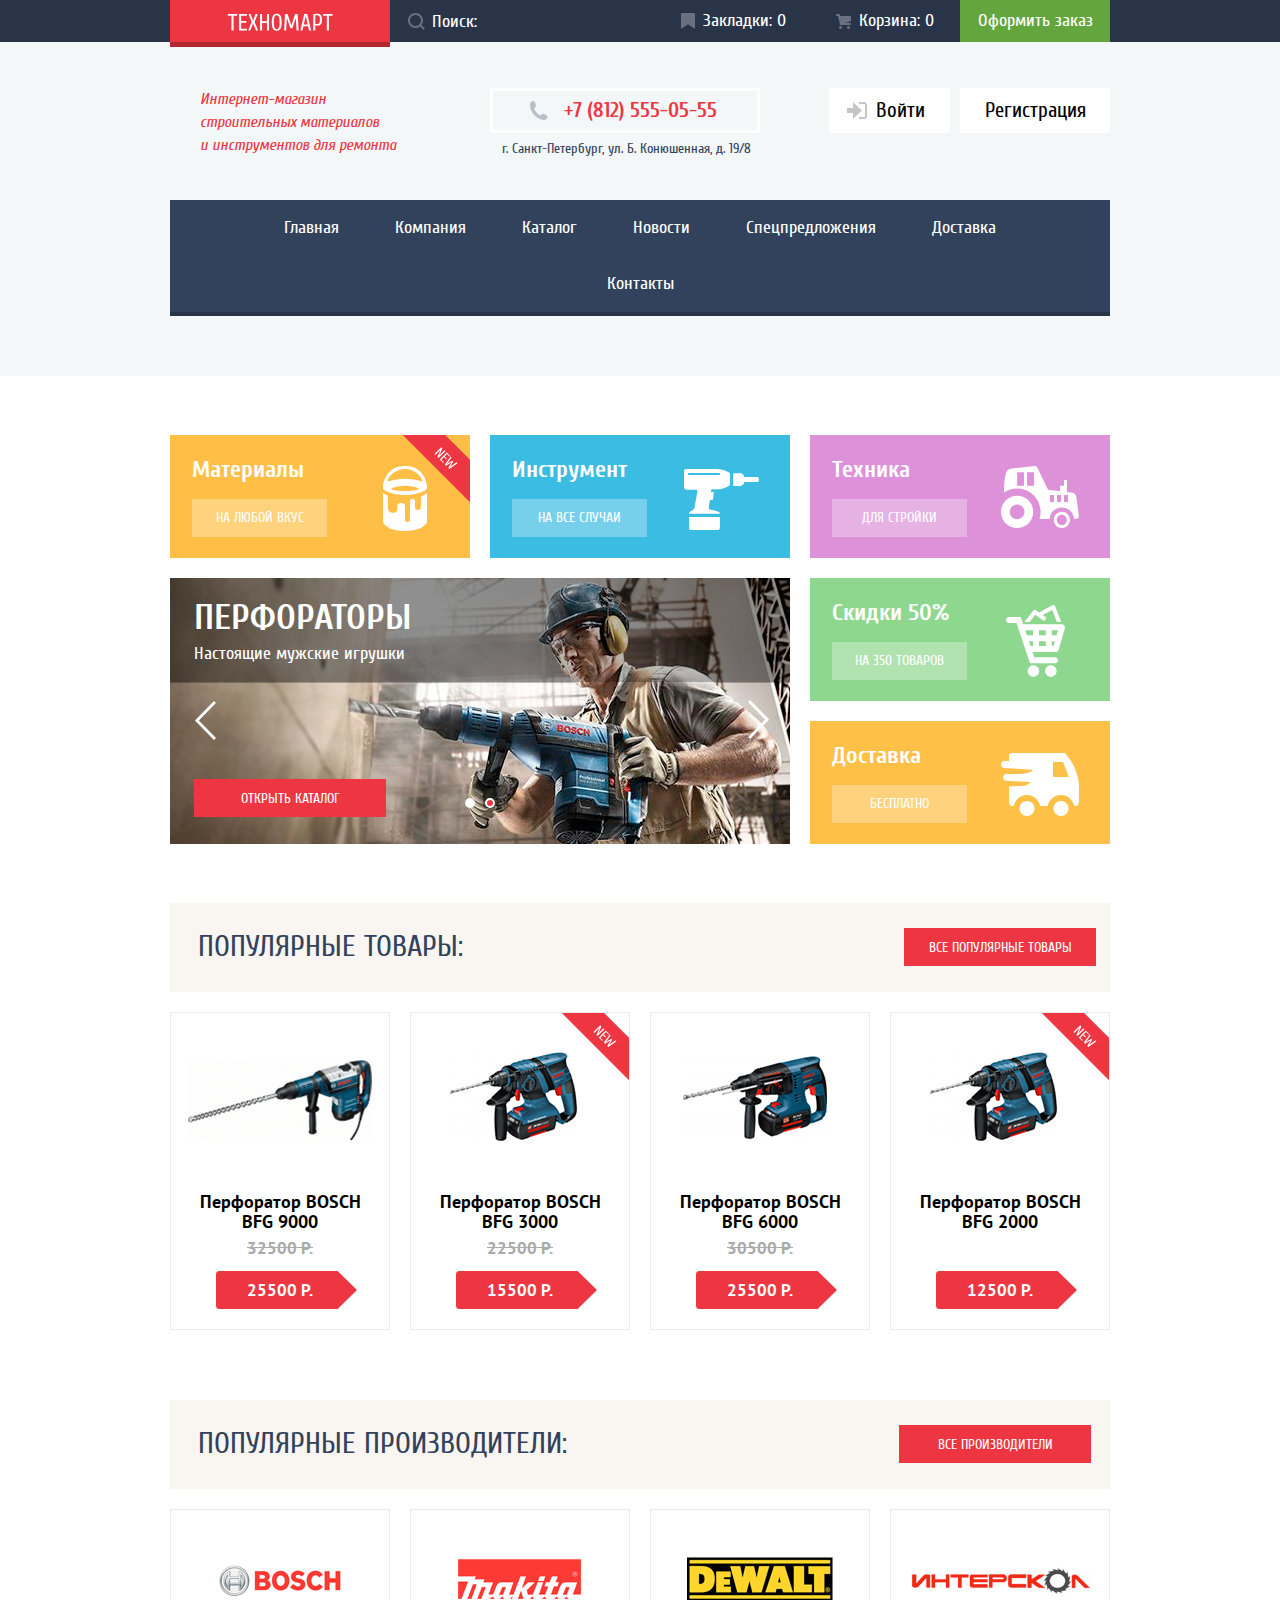
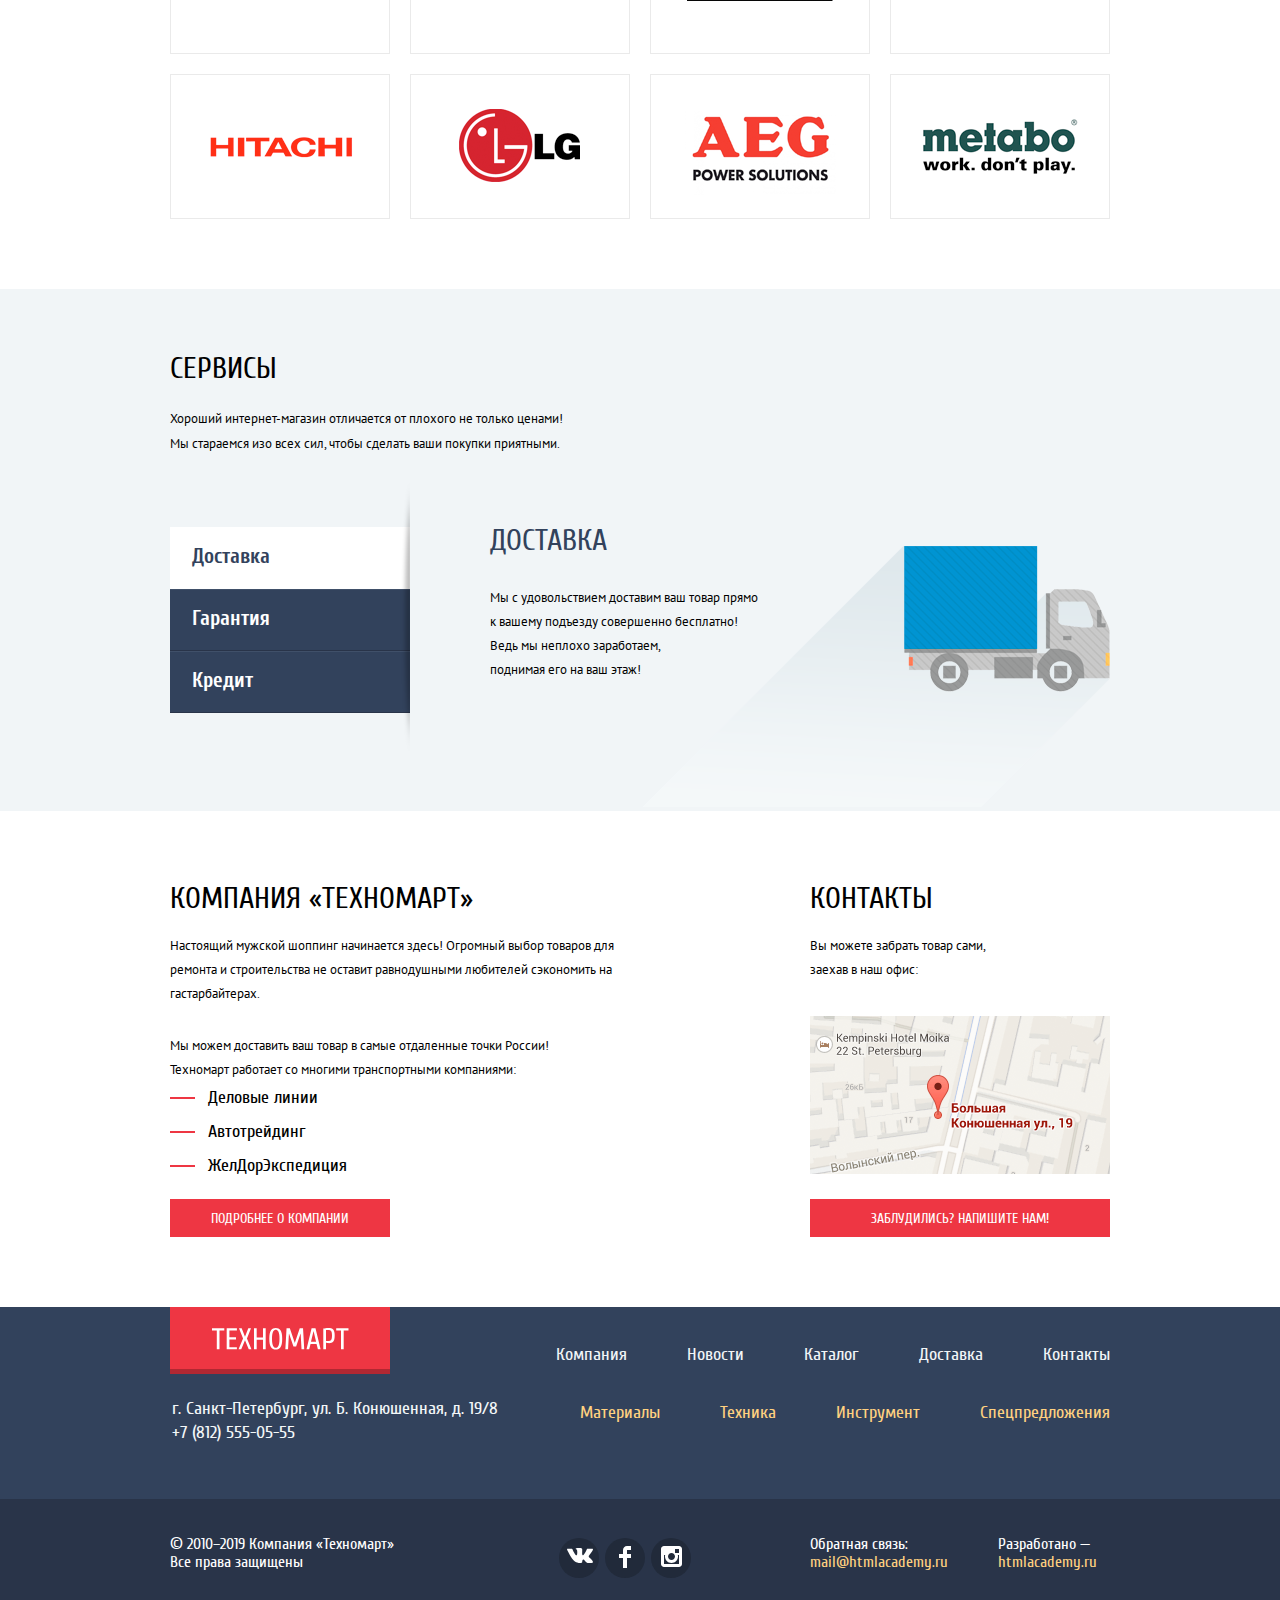
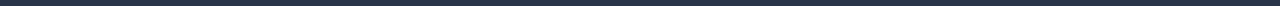
<file: index.html>
<!DOCTYPE html>
<html class="page-html" lang="ru">
  <head>
    <meta charset="utf-8">
    <title>HTML Academy: Техномарт</title>
    <link href="css/normalize.css" rel="stylesheet">
    <link href="css/style.min.css" rel="stylesheet">
  </head>
  <body class="page-body">

    <header class="header">
      <nav>

        <div class="head-line">
          <div class="container">
            <div class="header-panel">
              <a class="logo"><img class="logo-img" src="img/logo-technomart.svg" width="106" height="16" alt="Логотип интернет-магазина Техномарт"></a>
              <form class="header-search" method="get" action="https://echo.htmlacademy.ru">
                <label class="visually-hidden" for="search-field">Строка для поиска по сайту</label>
                <input class="header-input control-text" name="search" type="text" placeholder="Поиск:" id="search-field">
                <svg class="icon-search" width="17" height="17" viewBox="0 0 17 17" xmlns="http://www.w3.org/2000/svg">
                  <path fill-rule="evenodd" clip-rule="evenodd" d="M13.458 12.044L17 15.586L15.586 17L12.044 13.458C10.782 14.421 9.21 15 7.5 15C3.35786 15 0 11.6421 0 7.5C0 3.35786 3.35786 0 7.5 0C11.6421 0 15 3.35786 15 7.5C15.0001 9.14309 14.4581 10.7403 13.458 12.044ZM7.5 2C4.467 2 2 4.467 2 7.5C2.00331 10.5362 4.4638 12.9967 7.5 13C10.532 13 13 10.532 13 7.5C13 4.467 10.532 2 7.5 2Z"/>
                </svg>
              </form>
              <a class="button-favorites button-favorites-empty control-text" href="">
                <svg class="icon-favorites" width="14" height="16" viewBox="0 0 14 16" xmlns="http://www.w3.org/2000/svg">
                  <path d="M14 15C14 15.55 13.632 15.741 13.182 15.426L7.819 11.661C7.369 11.346 6.632 11.346 6.182 11.661L0.818 15.426C0.368 15.741 0 15.55 0 15V1C0 0.45 0.45 0 1 0H13C13.55 0 14 0.45 14 1V15Z"/>
                </svg>
                Закладки: 0
              </a>
              <a class="button-cart button-cart-empty control-text" href="">
                <svg class="icon-cart" width="15" height="15" viewBox="0 0 15 15" xmlns="http://www.w3.org/2000/svg">
                  <path d="M4.5 15C5.32843 15 6 14.3284 6 13.5C6 12.6716 5.32843 12 4.5 12C3.67157 12 3 12.6716 3 13.5C3 14.3284 3.67157 15 4.5 15Z"/>
                  <path d="M12.5 15C13.3284 15 14 14.3284 14 13.5C14 12.6716 13.3284 12 12.5 12C11.6716 12 11 12.6716 11 13.5C11 14.3284 11.6716 15 12.5 15Z"/>
                  <path d="M15 2H4.07L3.648 0H0V2H2.031L4.016 11H15V9H9.441L15 6.951V2Z"/>
                </svg>
                Корзина: 0
              </a>
              <a class="button-order control-text" href="">Оформить заказ</a>
            </div>
          </div>
        </div>

        <div class="container">
          <div class="header-content">
            <p class="header-text">Интернет-магазин<br>строительных материалов<br>и инструментов для ремонта</p>
            <div>
              <a class="header-phone" href="tel:+78125550555">
                <svg class="icon-phone" width="19" height="19" viewBox="0 0 19 19" fill="none" xmlns="http://www.w3.org/2000/svg">
                  <path d="M15.572 18.985H14.631C10.502 18.497 7.474 16.577 5.272 14.121C3.062 11.66 1.318 8.49202 0.977997 4.22802V3.08402C1.056 2.31002 1.437 1.78002 1.876 1.32702C2.425 0.76602 3.25 0.0440198 4.002 0.0190198C4.556 0.00101977 5.502 0.39902 5.881 0.91802C6.21 1.36402 6.385 2.25702 6.537 2.92102C6.691 3.59202 7.042 4.56402 6.945 5.21002C6.797 6.21702 5.458 6.64402 5.066 7.37602C6.373 10.511 8.509 12.815 11.359 14.407C12.074 14.015 12.705 12.835 13.691 12.812C14.05 12.803 14.509 12.99 14.875 13.098C15.277 13.219 15.625 13.373 15.979 13.506C16.575 13.73 17.627 14.027 17.983 14.527C18.348 15.04 18.553 15.883 18.473 16.406C18.309 17.447 16.594 18.603 15.572 18.985Z" fill="#B7BFC8"/>
                </svg>
                <span class="numb-phone">+7 (812) 555-05-55</span>
              </a>
              <p class="header-addr">г. Санкт-Петербург, ул. Б. Конюшенная, д. 19/8</p>
            </div>
            <div>
              <div class="user-panel">
                <a class="button-login" href="">
                  <svg class="icon-login" width="21" height="17" viewBox="0 0 21 17" fill="none" xmlns="http://www.w3.org/2000/svg">
                    <path d="M14.875 8.5L6 0V6H0V11H6V17L14.875 8.5Z"/>
                    <path d="M16.986 15.01H11.959V17H16.986C19.164 17 19.99 15.19 20.015 13.974V3.028C19.99 1.811 19.164 0 16.986 0H11.959V1.99H16.986C17.825 1.99 17.978 2.671 17.996 3.047V13.951C17.979 14.327 17.825 15.01 16.986 15.01Z"/>
                  </svg>
                  <span>Войти</span>
                </a>
                <a class="button-reg" href="">
                  Регистрация
                </a>
              </div>
            </div>
          </div>
        </div>

        <div class="container">
          <ul class="header-nav">
            <li class="header-nav-item"><a class="header-nav-link" href= "index.html">Главная</a></li>
            <li class="header-nav-item"><a class="header-nav-link" href="">Компания</a></li>
            <li class="header-nav-item"><a class="header-nav-link" href="catalog.html">Каталог</a></li>
            <li class="header-nav-item"><a class="header-nav-link" href="">Новости</a></li>
            <li class="header-nav-item"><a class="header-nav-link" href="">Спецпредложения</a></li>
            <li class="header-nav-item"><a class="header-nav-link" href="">Доставка</a></li>
            <li class="header-nav-item"><a class="header-nav-link" href="">Контакты</a></li>
          </ul>
        </div>

      </nav>
    </header>

    <main>

      <h1 class="invisible-header">Интернет-магазин Техномарт</h1>

      <section class="promo">
        <div class="container">
          <h2 class="invisible-header">Промо</h2>
          <div class="promo-grid">
            <article class="promo-item promo-material">
              <div class="promo-content">
                <h3 class="promo-title">Материалы</h3>
                <a class="promo-button" href="" aria-label="Материалы на любой вкус">На любой вкус</a>
              </div>
              <img class="new-label" src="img/new.svg" width="70" height="70" alt="Новинка">
            </article>
            <article class="promo-item promo-instrument">
              <div class="promo-content">
                <h3 class="promo-title">Инструмент</h3>
                <a class="promo-button" href="" aria-label="Инструмент на все случаи">На все случаи</a>
              </div>
            </article>
            <article class="promo-item promo-technic">
              <div class="promo-content">
                <h3 class="promo-title">Техника</h3>
                <a class="promo-button" href="" aria-label="Техника для стройки">Для стройки</a>
              </div>
            </article>
            <article class="promo-item promo-discount">
              <div class="promo-content">
                <h3 class="promo-title">Скидки 50%</h3>
                <a class="promo-button" href="" aria-label="Скидки 50% на 350 товаров">На 350 товаров</a>
              </div>
            </article>
            <article class="promo-item promo-delivery">
              <div class="promo-content">
                <h3 class="promo-title">Доставка</h3>
                <a class="promo-button" href="" aria-label="Доставка бесплатно">Бесплатно</a>
              </div>
            </article>
            <article class="promo-catalog">
              <ul class="promo-slider">
                <li class="promo-slide promo-drill-slide">
                  <div class="promo-slide-content">
                    <h3 class="promo-slide-caption">Дрели</h3>
                    <p class="promo-slide-text">Соседям на радость!</p>
                </div>
                </li>
                <li class="promo-slide promo-perfo-slide promo-active-slide">
                  <div class="promo-slide-content">
                    <h3 class="promo-slide-caption">Перфораторы</h3>
                    <p class="promo-slide-text">Настоящие мужские игрушки</p>
                  </div>
                </li>
              </ul>
              <button class="promo-slider-button promo-slider-prev-button" type="button" aria-label="Предыдущий слайд">
                <svg width="22" height="40" viewBox="0 0 22 40" fill="none" xmlns="http://www.w3.org/2000/svg">
                  <path d="M19.9244 0.941467L21.9226 2.98927L4.90699 20.4361L21.978 37.9376L19.9789 39.9854L0.910645 20.4361L19.9244 0.941467Z" fill="white"/>
               </svg>
              </button>
              <button class="promo-slider-button promo-slider-next-button" type="button" aria-label="Следующий слайд">
                <svg width="22" height="40" viewBox="0 0 22 40" fill="none" xmlns="http://www.w3.org/2000/svg">
                  <path d="M2.07568 39.0585L0.0775032 37.0107L17.0931 19.5639L0.0220242 2.06243L2.02115 0.0146294L21.0894 19.5639L2.07568 39.0585Z" fill="white"/>
               </svg>
              </button>
              <form class="promo-slider-control">
                <input class="promo-slider-radio visually-hidden" type="radio" name="radio-button" id="radio-perfo-slide" aria-label="Слайд перфораторы" value="0">
                <label class="promo-slider-point" for="radio-perfo-slide"></label>
                <input class="promo-slider-radio visually-hidden" type="radio" name="radio-button" id="radio-drill-slide" aria-label="Слайд дрели" value="1" checked>
                <label class="promo-slider-point" for="radio-drill-slide"></label>
              </form>
              <a class="base-button promo-slider-catalog-button" href="catalog.html">Открыть каталог</a>
            </article>
          </div>
        </div>
      </section>

      <section class="cards">
        <div class="container">
          <div class="section-header">
            <h2 class="section-title">Популярные товары:</h2>
            <a class="base-button" href="">Все популярные товары</a>
          </div>
          <ul class="card-grid">

            <li class="card-item" tabindex="0" aria-label="Каточка товара Перфоратор BOSCH BFG 9000">
              <div class="card-form">
                <button class="card-cart-button" type="button">
                  <svg class="card-cart-img" width="15" height="15" viewBox="0 0 15 15" fill="none" xmlns="http://www.w3.org/2000/svg">
                    <path d="M4.5 15C5.32843 15 6 14.3284 6 13.5C6 12.6716 5.32843 12 4.5 12C3.67157 12 3 12.6716 3 13.5C3 14.3284 3.67157 15 4.5 15Z" fill="white"/>
                    <path d="M12.5 15C13.3284 15 14 14.3284 14 13.5C14 12.6716 13.3284 12 12.5 12C11.6716 12 11 12.6716 11 13.5C11 14.3284 11.6716 15 12.5 15Z" fill="white"/>
                    <path d="M15 2H4.07L3.648 0H0V2H2.031L4.016 11H15V9H9.441L15 6.951V2Z" fill="white"/>
                  </svg>
                  Купить
                </button>
                <button class="card-favorites-button" type="button">
                  В закладки
                </button>
              </div>
              <img class="card-img" src="img/perforator-bosch-bfg-9000.jpg" width="184" height="164" alt="Изображение товара «Перфоратор BOSCH BFG 9000">
              <h3 class="card-title">Перфоратор BOSCH<br>BFG 9000</h3>
              <div class="old-price">32500 р.</div>
              <button class="card-button" type="button" aria-label="Добавить в корзину">
                <svg class="card-button-img" width="141" height="38" viewBox="0 0 141 38" xmlns="http://www.w3.org/2000/svg">
                  <path d="M121.632 0H3C1.35 0 0 1.35 0 3V35C0 36.65 1.35 38 3 38H121.632L141 19L121.632 0Z" />
                </svg>
                <span class="new-price">25500 p.</span>
              </button>
            </li>

            <li class="card-item" tabindex="0" aria-label="Каточка товара Перфоратор BOSCH BFG 3000">
              <div class="card-form">
                <button class="card-cart-button" type="button">
                  <svg class="card-cart-img" width="15" height="15" viewBox="0 0 15 15" fill="none" xmlns="http://www.w3.org/2000/svg">
                    <path d="M4.5 15C5.32843 15 6 14.3284 6 13.5C6 12.6716 5.32843 12 4.5 12C3.67157 12 3 12.6716 3 13.5C3 14.3284 3.67157 15 4.5 15Z" fill="white"/>
                    <path d="M12.5 15C13.3284 15 14 14.3284 14 13.5C14 12.6716 13.3284 12 12.5 12C11.6716 12 11 12.6716 11 13.5C11 14.3284 11.6716 15 12.5 15Z" fill="white"/>
                    <path d="M15 2H4.07L3.648 0H0V2H2.031L4.016 11H15V9H9.441L15 6.951V2Z" fill="white"/>
                  </svg>
                  Купить
                </button>
                <button class="card-favorites-button" type="button">
                  В закладки
                </button>
              </div>
              <img class="card-img" src="img/perforator-bosch-bfg-3000.jpg" width="184" height="164" alt="Изображение товара «Перфоратор BOSCH BFG 3000»">
              <h3 class="card-title">Перфоратор BOSCH<br>BFG 3000</h3>
              <span class="old-price">22500 p.</span>
              <button class="card-button" type="button"  aria-label="Добавить в корзину">
                <svg class="card-button-img" width="141" height="38" viewBox="0 0 141 38" xmlns="http://www.w3.org/2000/svg">
                  <path d="M121.632 0H3C1.35 0 0 1.35 0 3V35C0 36.65 1.35 38 3 38H121.632L141 19L121.632 0Z" />
                </svg>
                <span class="new-price">15500 p.</span>
              </button>
              <img class="new-label" src="img/new.svg" width="70" height="70" alt="Новинка">
            </li>

            <li class="card-item" tabindex="0" aria-label="Каточка товара Перфоратор BOSCH BFG 6000">
              <div class="card-form">
                <button class="card-cart-button" type="button">
                  <svg class="card-cart-img" width="15" height="15" viewBox="0 0 15 15" fill="none" xmlns="http://www.w3.org/2000/svg">
                    <path d="M4.5 15C5.32843 15 6 14.3284 6 13.5C6 12.6716 5.32843 12 4.5 12C3.67157 12 3 12.6716 3 13.5C3 14.3284 3.67157 15 4.5 15Z" fill="white"/>
                    <path d="M12.5 15C13.3284 15 14 14.3284 14 13.5C14 12.6716 13.3284 12 12.5 12C11.6716 12 11 12.6716 11 13.5C11 14.3284 11.6716 15 12.5 15Z" fill="white"/>
                    <path d="M15 2H4.07L3.648 0H0V2H2.031L4.016 11H15V9H9.441L15 6.951V2Z" fill="white"/>
                  </svg>
                  Купить
                </button>
                <button class="card-favorites-button" type="button">
                  В закладки
                </button>
              </div>
              <img class="card-img" src="img/perforator-bosch-bfg-6000.jpg" width="184" height="164" alt="Изображение товара «Перфоратор BOSCH BFG 6000»">
              <h3 class="card-title">Перфоратор BOSCH<br>BFG 6000</h3>
              <span class="old-price">30500 p.</span>
              <button class="card-button" type="button"  aria-label="Добавить в корзину">
                <svg class="card-button-img" width="141" height="38" viewBox="0 0 141 38" xmlns="http://www.w3.org/2000/svg">
                  <path d="M121.632 0H3C1.35 0 0 1.35 0 3V35C0 36.65 1.35 38 3 38H121.632L141 19L121.632 0Z" />
                </svg>
                <span class="new-price">25500 p.</span>
              </button>
            </li>

            <li class="card-item" tabindex="0"  aria-label="Каточка товара Перфоратор BOSCH BFG 2000">
              <div class="card-form">
                <button class="card-cart-button" type="button">
                  <svg class="card-cart-img" width="15" height="15" viewBox="0 0 15 15" fill="none" xmlns="http://www.w3.org/2000/svg">
                    <path d="M4.5 15C5.32843 15 6 14.3284 6 13.5C6 12.6716 5.32843 12 4.5 12C3.67157 12 3 12.6716 3 13.5C3 14.3284 3.67157 15 4.5 15Z" fill="white"/>
                    <path d="M12.5 15C13.3284 15 14 14.3284 14 13.5C14 12.6716 13.3284 12 12.5 12C11.6716 12 11 12.6716 11 13.5C11 14.3284 11.6716 15 12.5 15Z" fill="white"/>
                    <path d="M15 2H4.07L3.648 0H0V2H2.031L4.016 11H15V9H9.441L15 6.951V2Z" fill="white"/>
                  </svg>
                  Купить
                </button>
                <button class="card-favorites-button" type="button">
                  В закладки
                </button>
              </div>
              <img class="card-img" src="img/perforator-bosch-bfg-2000.jpg" width="184" height="164" alt="Изображение товара «Перфоратор BOSCH BFG 2000»">
              <h3 class="card-title">Перфоратор BOSCH<br>BFG 2000</h3>
              <span class="old-price"></span>
              <button class="card-button" type="button"  aria-label="Добавить в корзину">
                <svg class="card-button-img" width="141" height="38" viewBox="0 0 141 38" xmlns="http://www.w3.org/2000/svg">
                  <path d="M121.632 0H3C1.35 0 0 1.35 0 3V35C0 36.65 1.35 38 3 38H121.632L141 19L121.632 0Z" />
                </svg>
                <span class="new-price">12500 Р.</span>
              </button>
              <img class="new-label" src="img/new.svg" width="70" height="70" alt="Новинка">
            </li>

          </ul>
        </div>
      </section>

      <section class="partners">
        <div class="container">
          <div class="section-header">
            <h2 class="section-title">Популярные Производители:</h2>
            <a class="base-button" href="">Все производители</a>
          </div>
          <ul class="partner-list">
            <li class="partner-item"><a class="partner-link" href =""><img class="partner-logo" src= "img/logo-bosch.png" width="126" height="37" alt="Компания Bosch"></a></li>
            <li class="partner-item"><a class="partner-link" href =""><img class="partner-logo" src= "img/logo-makita.png" width="123" height="40" alt="Компания Makita"></a></li>
            <li class="partner-item"><a class="partner-link" href =""><img class="partner-logo" src= "img/logo-dewalt.png" width="146" height="44" alt="Компания DeWALT"></a></li>
            <li class="partner-item"><a class="partner-link" href =""><img class="partner-logo" src= "img/logo-interskol.png" width="200" height="76" alt="Компания Интерскол"></a></li>
            <li class="partner-item"><a class="partner-link" href =""><img class="partner-logo" src= "img/logo-hitachi.png" width="169" height="31" alt="Компания Hitachi"></a></li>
            <li class="partner-item"><a class="partner-link" href =""><img class="partner-logo" src= "img/logo-lg.png" width="121" height="73" alt="Компания LG"></a></li>
            <li class="partner-item"><a class="partner-link" href =""><img class="partner-logo" src= "img/logo-aeg.png" width="151" height="98" alt="Компания AEG"></a></li>
            <li class="partner-item"><a class="partner-link" href =""><img class="partner-logo" src= "img/logo-metabo.png" width="206" height="73" alt="Компания Metabo"></a></li>
          </ul>
        </div>
      </section>

      <section class="service">
        <div class="container">
          <h2 class="service-title">Сервисы</h2>
          <p class="service-text">Хороший интернет-магазин отличается от плохого не только ценами!<br>Мы стараемся изо всех сил, чтобы сделать ваши покупки приятными.</p>
          <div class="slider-grid">
            <ul class="slider-tab">
              <li>
                <input class="service-slider-radio visually-hidden" type="radio" name="service-slider-select-tab" value="0" id="radio-delivery-slide" checked>
                <label class="service-slider-tab" for="radio-delivery-slide">Доставка</label>
              </li>
              <li>
                <input class="service-slider-radio visually-hidden" type="radio" name="service-slider-select-tab" value="1" id="radio-guarantee-slide">
                <label class="service-slider-tab" for="radio-guarantee-slide">Гарантия</label>
              </li>
              <li>
                <input class="service-slider-radio visually-hidden" type="radio" name="service-slider-select-tab" value="2" id="radio-credit-slide">
                <label class="service-slider-tab" for="radio-credit-slide">Кредит</label>
              </li>
            </ul>
            <ul class="service-slider">
              <li class="service-slide service-slide-delivery service-active-slide">
                <h3 class="slide-title">Доставка</h3>
                <p class="slide-text">Мы с удовольствием доставим ваш товар прямо<br> к вашему подъезду совершенно бесплатно!<br> Ведь мы неплохо заработаем, <br> поднимая его на ваш этаж!</p>
              </li>
              <li class="service-slide service-slide-guarantee">
                <h3 class="slide-title">Гарантия</h3>
                <p class="slide-text">Если купленный у нас товар поломается или заискрит, а также в случае пожара, спровоцированного его возгоранием,  вы всегда можете быть уверены в нашей гарантии. Мы обменяем сгоревший товар на новый. Дом уж восстановите как-нибудь сами.</p>
              </li>
              <li class="service-slide service-slide-credit">
                <h3 class="slide-title">Кредит</h3>
                <p class="slide-text">Залезть в долговую яму стало проще! Кредитные консультанты придут вам на помощь. </p>
                <a class="base-button service-button" href="">Отправить заявку</a>
              </li>
            </ul>
          </div>
        </div>
      </section>

      <div class="contacts">
        <div class="container">
          <div class="contact-grid">
            <section>
              <h2 class="contact-title">Компания «Техномарт»</h2>
              <p class="contact-comment">Настоящий мужской шоппинг начинается здесь! Огромный выбор товаров для<br> ремонта и строительства не оставит равнодушными любителей сэкономить на <br> гастарбайтерах. </p>
              <p class="contact-comment">Мы можем доставить ваш товар в самые отдаленные точки России!<br>Техномарт работает со многими транспортными компаниями:</p>
              <ul class="transport-company-list">
                <li class="transport-company">Деловые линии</li>
                <li class="transport-company">Автотрейдинг</li>
                <li class="transport-company">ЖелДорЭкспедиция</li>
              </ul>
              <a  class="base-button contact-button" href="">Подробнее о компании</a>
            </section>
            <section>
              <h2 class="contact-title">Контакты</h2>
              <p class="contact-comment">Вы можете забрать товар сами,<br> заехав в наш офис:</p>
              <button class= "map-link" type="button"><img class="map-img" src="img/map.png" width="300" height="158" alt="Расположение компании на карте"></button>
              <button class="base-button form-control feedback-button" type="button">Заблудились? Напишите нам!</button>
            </section>
          </div>
        </div>
      </div>

    </main>

    <footer>

      <div class="footer-content">
        <div class="container">
          <div class="footer-flex">
            <a class="logo logo-footer" href="index.html"><img class="logo-img" src="img/logo-technomart-footer.svg" width="138" height="23" alt="Главная страница интернет-магазина Техномарт"></a>
            <ul class="footer-menu">
              <li class="footer-menu-item"><a class="footer-menu-link" href="">Компания</a></li>
              <li class="footer-menu-item"><a class="footer-menu-link" href="">Новости</a></li>
              <li class="footer-menu-item"><a class="footer-menu-link" href="catalog.html">Каталог</a></li>
              <li class="footer-menu-item"><a class="footer-menu-link" href="">Доставка</a></li>
              <li class="footer-menu-item"><a class="footer-menu-link" href="">Контакты</a></li>
            </ul>
          </div>
          <div class="footer-flex">
            <div>
              <p class="footer-contact">г. Санкт-Петербург, ул. Б. Конюшенная, д. 19/8</p>
              <a class="footer-contact" href="tel:+78125550555">+7 (812) 555-05-55</a>
            </div>
            <ul class="add-menu">
              <li class="add-menu-item"><a class="add-menu-link" href="">Материалы</a></li>
              <li class="add-menu-item"><a class="add-menu-link" href="">Техника</a></li>
              <li class="add-menu-item"><a class="add-menu-link" href="">Инструмент</a></li>
              <li class="add-menu-item"><a class="add-menu-link" href="">Спецпредложения</a></li>
            </ul>
          </div>
        </div>
      </div>

      <div class="footer-panel">
        <div class="container">
          <div class="footer-grid">
            <p class="footer-copyright">© 2010–2019 Компания «Техномарт»<br>Все права защищены</p>
            <ul class="social">
              <li class="social-item">
                <a class="social-link" href="" title="ВКонтакте">
                  <svg width="27" height="16" viewBox="0 0 27 16" fill="none" xmlns="http://www.w3.org/2000/svg">
                    <path d="M16.138 12.51C17.094 12.201 18.318 14.55 19.621 15.449C20.599 16.13 21.348 15.983 21.348 15.983L24.821 15.933C24.821 15.933 26.636 15.821 25.778 14.379C25.707 14.259 25.275 13.31 23.193 11.357C21.016 9.31398 21.311 9.64498 23.932 6.11298C25.529 3.95998 26.168 2.64498 25.968 2.08498C25.776 1.54598 24.603 1.68598 24.603 1.68598L20.69 1.71298C20.309 1.71398 19.986 1.83198 19.839 2.22798C19.836 2.23198 19.218 3.89398 18.394 5.30698C16.653 8.29598 15.958 8.45498 15.67 8.26798C15.009 7.83498 15.176 6.53098 15.176 5.60398C15.176 2.70698 15.608 1.49898 14.33 1.18698C13.903 1.08298 13.591 1.01498 12.502 1.00498C11.11 0.983976 9.928 1.00498 9.258 1.33398C8.813 1.55698 8.472 2.04598 8.679 2.07398C8.939 2.10898 9.522 2.23398 9.834 2.65998C10.235 3.21198 10.223 4.44898 10.223 4.44898C10.223 4.44898 10.452 7.85998 9.683 8.28298C9.155 8.57298 8.433 7.98098 6.88 5.26698C6.087 3.87898 5.488 2.34498 5.488 2.34498C5.488 2.34498 5.372 2.05998 5.162 1.90398C4.912 1.71898 4.562 1.65998 4.562 1.65998L0.848 1.68398C0.848 1.68398 0.29 1.69998 0.0850002 1.94598C-0.0969998 2.16398 0.0700002 2.61398 0.0700002 2.61398C0.0700002 2.61398 2.979 9.49498 6.273 12.961C9.293 16.143 12.725 15.932 12.725 15.932H14.28C14.28 15.932 14.749 15.878 14.989 15.62C15.213 15.38 15.203 14.929 15.203 14.929C15.203 14.929 15.172 12.82 16.138 12.51Z" fill="white"/>
                  </svg>
                </a>
              </li>
              <li class="social-item">
                <a class="social-link" href="" title="facebook">
                  <svg width="12" height="22" viewBox="0 0 12 22" fill="none" xmlns="http://www.w3.org/2000/svg">
                    <path d="M12 4V0H8C5.79086 0 4 1.79086 4 4V8H0V12H4V22H8V12H12V8H8V4H12Z" fill="white"/>
                  </svg>
                </a>
              </li>
              <li class="social-item">
                <a class="social-link" href="" title="instagram">
                  <svg width="21" height="21" viewBox="0 0 21 21" fill="none" xmlns="http://www.w3.org/2000/svg">
                    <path fill-rule="evenodd" clip-rule="evenodd" d="M3 0H18C19.65 0 21 1.35 21 3V18C21 19.65 19.65 21 18 21H3C1.35 21 0 19.65 0 18V3C0 1.35 1.35 0 3 0ZM14 10.5C14 8.57 12.43 7 10.5 7C8.57 7 7 8.57 7 10.5C7 12.43 8.57 14 10.5 14C12.43 14 14 12.43 14 10.5ZM3 18V9H4.181C4.0626 9.49127 4.00186 9.99467 4 10.5C4 14.0899 6.91015 17 10.5 17C14.0899 17 17 14.0899 17 10.5C16.9986 9.99464 16.9379 9.49118 16.819 9H18V18H3ZM14 7H18V3H14V7Z" fill="white"/>
                  </svg>
                </a>
              </li>
            </ul>
            <div>
              <div class="footer-feedback">
                <p class="footer-copyright">Обратная связь:<br><a class="footer-link" href="mailto:mail@htmlacademy.ru">mail@htmlacademy.ru</a></p>
                <p class="footer-copyright">Разработано —<br><a class="footer-link" href="https://htmlacademy.ru/intensive/htmlcss">htmlacademy.ru</a></p>
              </div>
            </div>
          </div>
        </div>
      </div>

    </footer>

    <div class="modal-form geo-form">
      <div class="map-container">
        <iframe class="map-frame" src="https://yandex.ru/map-widget/v1/-/CCQ~FCF1cA" width="943" height="449"></iframe>
      </div>
      <button class="modal-close-button" type="button" aria-label="Закрыть окно">
        <svg width="21" height="21" viewBox="0 0 21 21" fill="none" xmlns="http://www.w3.org/2000/svg">
          <path d="M13.273 10.5L20.695 3.07799C21.084 2.68899 21.084 2.05299 20.695 1.66399L19.336 0.304995C18.947 -0.0840054 18.311 -0.0840054 17.922 0.304995L10.5 7.72699L3.07799 0.304995C2.68899 -0.0840054 2.05299 -0.0840054 1.66399 0.304995L0.304995 1.66399C-0.0840054 2.05299 -0.0840054 2.68899 0.304995 3.07799L7.72699 10.5L0.305995 17.922C-0.0830054 18.311 -0.0830054 18.947 0.305995 19.336L1.66499 20.695C2.05399 21.084 2.68999 21.084 3.07899 20.695L10.501 13.273L17.923 20.695C18.312 21.084 18.948 21.084 19.337 20.695L20.696 19.336C21.085 18.947 21.085 18.311 20.696 17.922L13.273 10.5Z" fill="#EE3643"/>
        </svg>
      </button>
    </div>

    <div class="modal-form feedback-form">
      <form class="feedback" action="https://echo.htmlacademy.ru" method="post">
        <div class="input-container">
          <div class="form-group">
            <div class="group-item">
              <label class="form-control form-label" for="name">Ваше имя:</label>
              <input class="form-control form-input user-input" type="text" id="name" name="user-name" placeholder="Имя Фамилия">
            </div>
            <div class="group-item">
              <label class="form-control form-label" for="email">Ваш e-mail:</label>
              <input class="form-control form-input email-input" type="text" id="email" name="user-email" placeholder="email@example.com">
            </div>
          </div>
          <label class="form-control form-label" for="message">Текст письма:</label>
          <textarea class="form-control form-textarea message-input" id="message" name="user-message" rows="4" placeholder="В свободной форме"></textarea>
        </div>

        <div class="button-container">
          <input class="submit-button base-button" type="submit" value="Отправить">
        </div>


      </form>
      <button class="modal-close-button" type="button" aria-label="Закрыть окно">
        <svg width="21" height="21" viewBox="0 0 21 21" fill="none" xmlns="http://www.w3.org/2000/svg">
          <path d="M13.273 10.5L20.695 3.07799C21.084 2.68899 21.084 2.05299 20.695 1.66399L19.336 0.304995C18.947 -0.0840054 18.311 -0.0840054 17.922 0.304995L10.5 7.72699L3.07799 0.304995C2.68899 -0.0840054 2.05299 -0.0840054 1.66399 0.304995L0.304995 1.66399C-0.0840054 2.05299 -0.0840054 2.68899 0.304995 3.07799L7.72699 10.5L0.305995 17.922C-0.0830054 18.311 -0.0830054 18.947 0.305995 19.336L1.66499 20.695C2.05399 21.084 2.68999 21.084 3.07899 20.695L10.501 13.273L17.923 20.695C18.312 21.084 18.948 21.084 19.337 20.695L20.696 19.336C21.085 18.947 21.085 18.311 20.696 17.922L13.273 10.5Z" fill="#EE3643"/>
        </svg>
      </button>
    </div>

    <section class="modal-form confirm-form">
      <form class="feedback" action="https://echo.htmlacademy.ru" method="post">
        <div class="confirm-message">
          <svg width="66" height="66" viewBox="0 0 66 66" fill="none" xmlns="http://www.w3.org/2000/svg">
            <path d="M33 66C51.2254 66 66 51.2254 66 33C66 14.7746 51.2254 0 33 0C14.7746 0 0 14.7746 0 33C0 51.2254 14.7746 66 33 66Z" fill="#63A63E"/>
            <path d="M49.641 21.066C49.2498 20.6773 48.6181 20.6773 48.227 21.066L29.788 39.504C29.3968 39.8928 28.7651 39.8928 28.374 39.504L20.234 31.365C19.8428 30.9763 19.2111 30.9763 18.82 31.365L15.285 34.9C14.8962 35.2912 14.8962 35.9228 15.285 36.314L28.374 49.404C28.7651 49.7928 29.3968 49.7928 29.788 49.404L33.324 45.868L34.738 44.454L53.176 26.016C53.5647 25.6248 53.5647 24.9932 53.176 24.602L49.641 21.066Z" fill="white"/>
          </svg>
          <h2 class="confirm-text">Товар добавлен в корзину!</h2>
        </div>
        <div class="button-container">
          <div class="confirm-group">
            <input class="execute-button" type="submit" value="Оформить заказ">
            <button class="continue-button" type="button">Продолжить покупки</button>
          </div>
        </div>
      </form>
      <button class="modal-close-button" type="button" aria-label="Закрыть окно">
        <svg width="21" height="21" viewBox="0 0 21 21" fill="none" xmlns="http://www.w3.org/2000/svg">
          <path d="M13.273 10.5L20.695 3.07799C21.084 2.68899 21.084 2.05299 20.695 1.66399L19.336 0.304995C18.947 -0.0840054 18.311 -0.0840054 17.922 0.304995L10.5 7.72699L3.07799 0.304995C2.68899 -0.0840054 2.05299 -0.0840054 1.66399 0.304995L0.304995 1.66399C-0.0840054 2.05299 -0.0840054 2.68899 0.304995 3.07799L7.72699 10.5L0.305995 17.922C-0.0830054 18.311 -0.0830054 18.947 0.305995 19.336L1.66499 20.695C2.05399 21.084 2.68999 21.084 3.07899 20.695L10.501 13.273L17.923 20.695C18.312 21.084 18.948 21.084 19.337 20.695L20.696 19.336C21.085 18.947 21.085 18.311 20.696 17.922L13.273 10.5Z" fill="#EE3643"/>
        </svg>
      </button>
    </section>

    <script src="js/script.min.js"></script>
    <script src="js/confirm-popup.min.js"></script>

  </body>
</html>
</file>
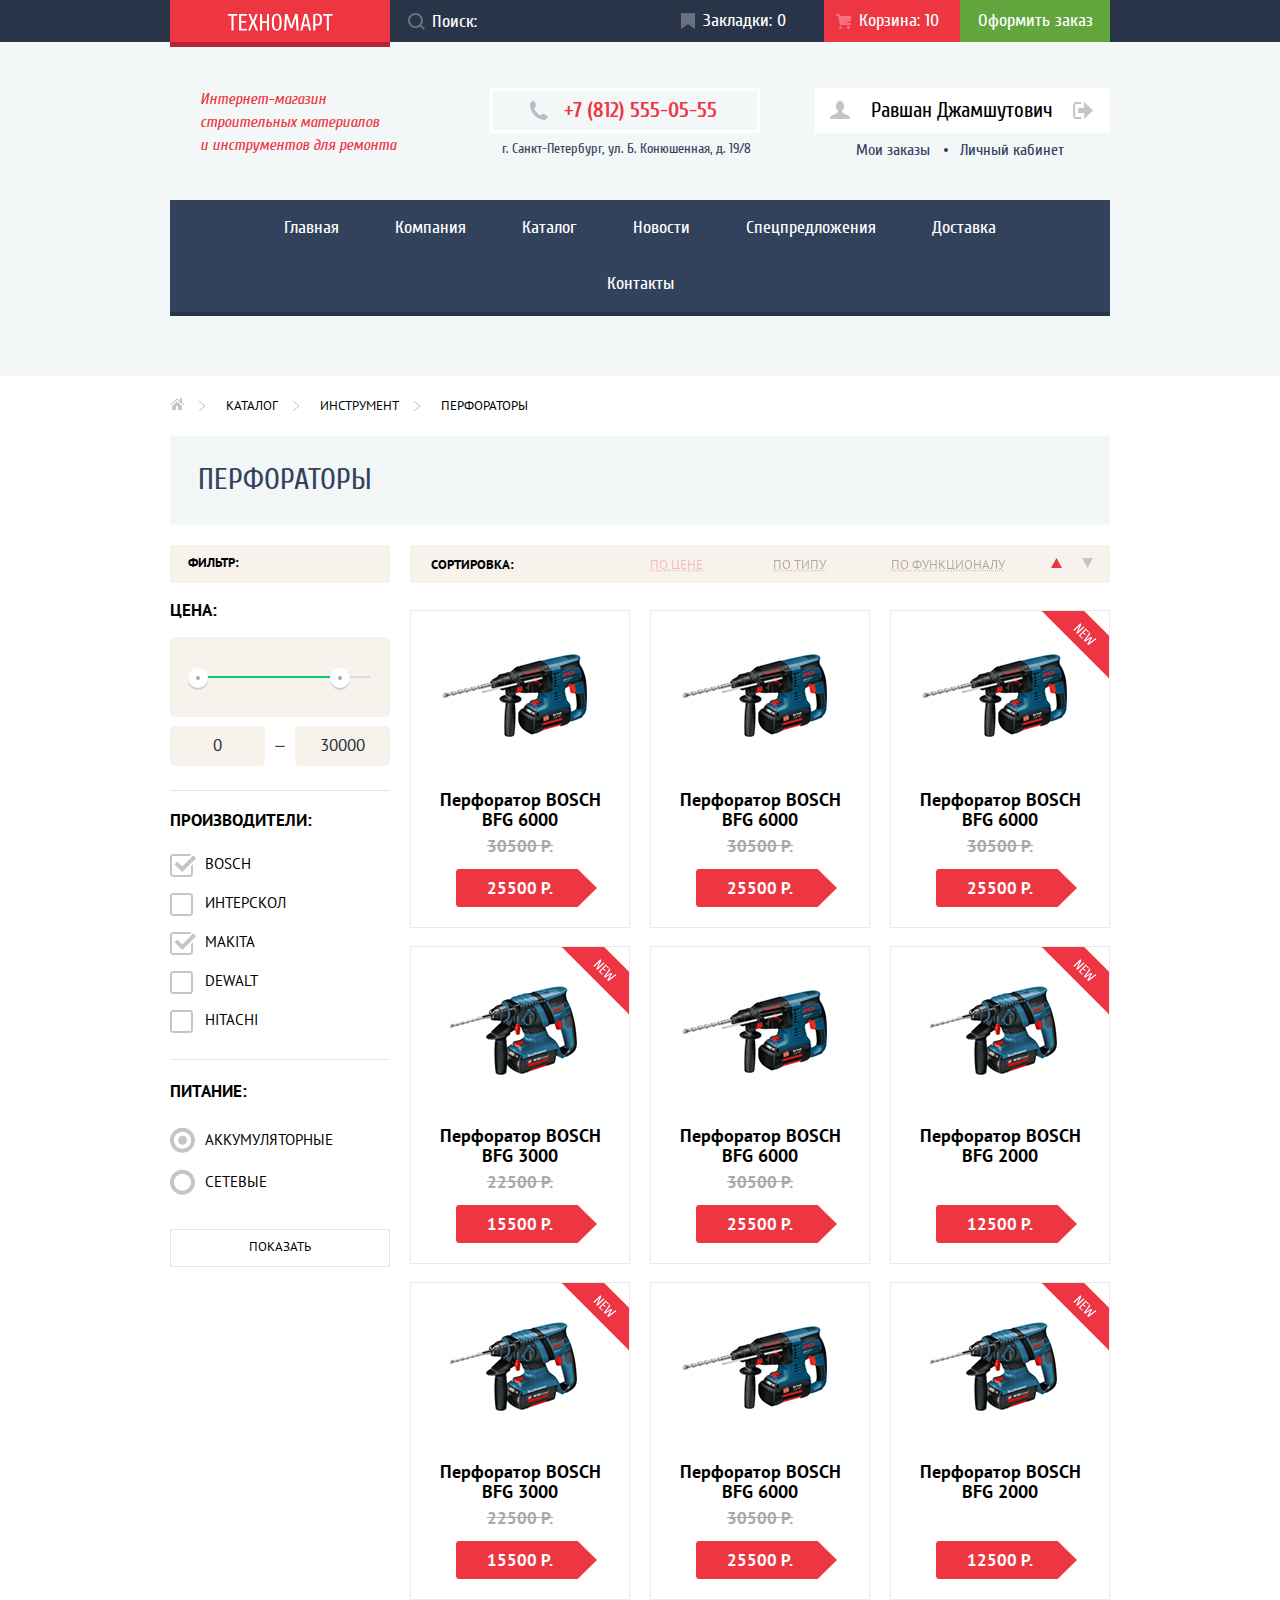
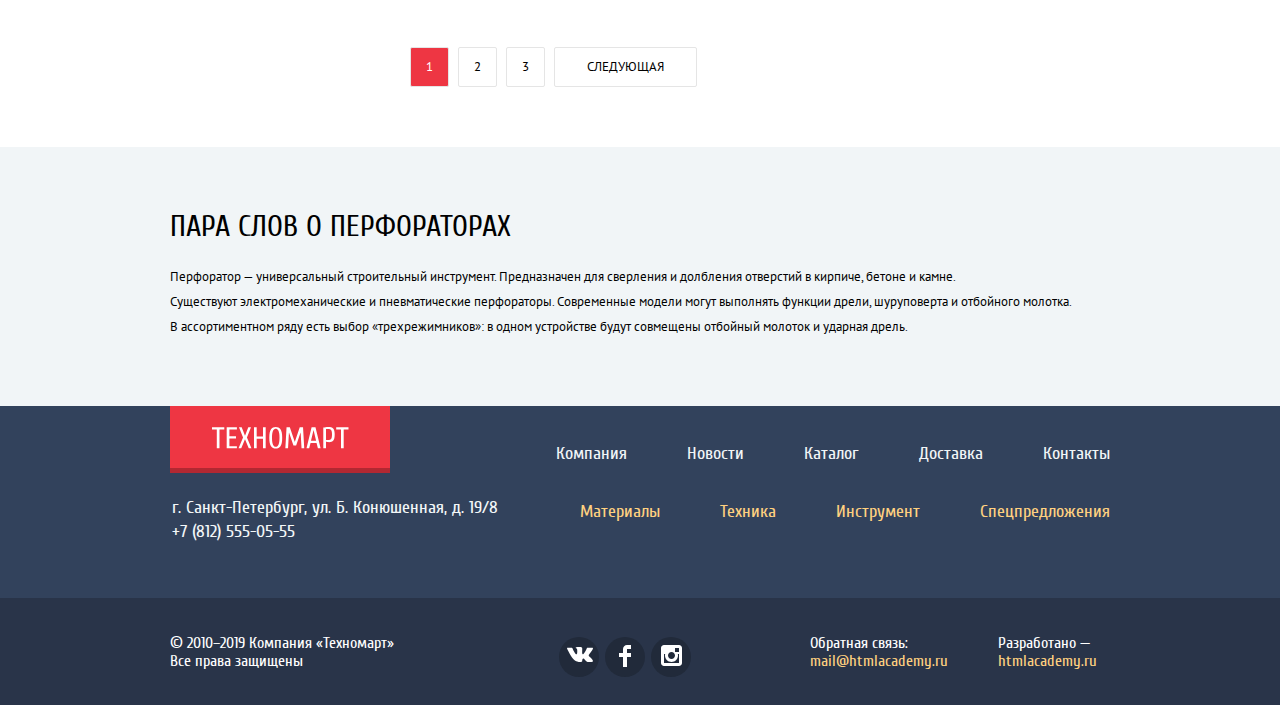
<file: catalog.html>
<!DOCTYPE html>
<html lang="ru">
  <head>
    <meta charset="utf-8">
    <title>HTML Academy: Техномарт</title>
    <link href="css/normalize.css" rel="stylesheet">
    <link href="css/style.min.css" rel="stylesheet">
  </head>
  <body>

    <header class="header">
      <nav>

        <div class="head-line">
          <div class="container">
            <div class="header-panel">
              <a class="logo" href="index.html"><img class="logo-img" src="img/logo-technomart.svg" width="106" height="16" alt="Главная страница интернет-магазина Техномарт"></a>
              <form class="header-search"  method="get" action="https://echo.htmlacademy.ru">
                <label class="visually-hidden" for="search-field">Строка для поиска по сайту</label>
                <input class="header-input control-text" name="search" type="text" placeholder="Поиск:" id="search-field">
                <svg class="icon-search" width="17" height="17" viewBox="0 0 17 17" xmlns="http://www.w3.org/2000/svg">
                  <path fill-rule="evenodd" clip-rule="evenodd" d="M13.458 12.044L17 15.586L15.586 17L12.044 13.458C10.782 14.421 9.21 15 7.5 15C3.35786 15 0 11.6421 0 7.5C0 3.35786 3.35786 0 7.5 0C11.6421 0 15 3.35786 15 7.5C15.0001 9.14309 14.4581 10.7403 13.458 12.044ZM7.5 2C4.467 2 2 4.467 2 7.5C2.00331 10.5362 4.4638 12.9967 7.5 13C10.532 13 13 10.532 13 7.5C13 4.467 10.532 2 7.5 2Z"/>
                </svg>
              </form>
              <a class="button-favorites button-favorites-empty control-text" href="">
                <svg class="icon-favorites" width="14" height="16" viewBox="0 0 14 16" xmlns="http://www.w3.org/2000/svg">
                  <path d="M14 15C14 15.55 13.632 15.741 13.182 15.426L7.819 11.661C7.369 11.346 6.632 11.346 6.182 11.661L0.818 15.426C0.368 15.741 0 15.55 0 15V1C0 0.45 0.45 0 1 0H13C13.55 0 14 0.45 14 1V15Z"/>
                </svg>
                Закладки: 0
              </a>
              <a class="button-cart button-cart-full control-text" href="">
                <svg class="icon-cart" width="15" height="15" viewBox="0 0 15 15" xmlns="http://www.w3.org/2000/svg">
                  <path d="M4.5 15C5.32843 15 6 14.3284 6 13.5C6 12.6716 5.32843 12 4.5 12C3.67157 12 3 12.6716 3 13.5C3 14.3284 3.67157 15 4.5 15Z"/>
                  <path d="M12.5 15C13.3284 15 14 14.3284 14 13.5C14 12.6716 13.3284 12 12.5 12C11.6716 12 11 12.6716 11 13.5C11 14.3284 11.6716 15 12.5 15Z"/>
                  <path d="M15 2H4.07L3.648 0H0V2H2.031L4.016 11H15V9H9.441L15 6.951V2Z"/>
                </svg>
                Корзина: 10
              </a>
              <a class="button-order control-text" href="">Оформить заказ</a>
            </div>
          </div>
        </div>

        <div class="container">
          <div class="header-content">
            <p class="header-text">Интернет-магазин<br>строительных материалов<br>и инструментов для ремонта</p>
            <div>
              <a class="header-phone" href="tel:+78125550555">
                <svg class="icon-phone" width="19" height="19" viewBox="0 0 19 19" fill="none" xmlns="http://www.w3.org/2000/svg">
                  <path d="M15.572 18.985H14.631C10.502 18.497 7.474 16.577 5.272 14.121C3.062 11.66 1.318 8.49202 0.977997 4.22802V3.08402C1.056 2.31002 1.437 1.78002 1.876 1.32702C2.425 0.76602 3.25 0.0440198 4.002 0.0190198C4.556 0.00101977 5.502 0.39902 5.881 0.91802C6.21 1.36402 6.385 2.25702 6.537 2.92102C6.691 3.59202 7.042 4.56402 6.945 5.21002C6.797 6.21702 5.458 6.64402 5.066 7.37602C6.373 10.511 8.509 12.815 11.359 14.407C12.074 14.015 12.705 12.835 13.691 12.812C14.05 12.803 14.509 12.99 14.875 13.098C15.277 13.219 15.625 13.373 15.979 13.506C16.575 13.73 17.627 14.027 17.983 14.527C18.348 15.04 18.553 15.883 18.473 16.406C18.309 17.447 16.594 18.603 15.572 18.985Z" fill="#B7BFC8"/>
                </svg>
                <span class="numb-phone">+7 (812) 555-05-55</span>
              </a>
              <p class="header-addr">г. Санкт-Петербург, ул. Б. Конюшенная, д. 19/8</p>
            </div>
            <div>
              <div class="user-panel">
                <a class="button-cabinet" href="" aria-label="Личный кабинет">
                  <svg class="icon-user" width="20" height="18" viewBox="0 0 20 18" xmlns="http://www.w3.org/2000/svg">
                    <path d="M17.881 14.166C15.737 13.431 13.625 12.5 12.674 11.776C12.017 11.275 11.904 10.158 12.157 9.361C13.275 8.458 14.021 6.884 14.021 5.083C14.021 2.276 12.221 0 10 0C7.77902 0 5.97901 2.276 5.97901 5.083C5.97901 6.884 6.72501 8.457 7.84201 9.36C8.09501 10.158 7.98302 11.275 7.32502 11.776C6.37502 12.5 4.26201 13.43 2.11801 14.166C-0.0259852 14.902 1.48343e-05 18 1.48343e-05 18H20C20 18 20.025 14.901 17.881 14.166Z"/>
                  </svg>
                  <span class="name-user">Равшан Джамшутович</span>
                </a>
                <a class="button-logout" href="" aria-label="Выход из личного кабинета">
                  <svg class="icon-logout" width="20" height="17" viewBox="0 0 20 17" xmlns="http://www.w3.org/2000/svg">
                    <path d="M20 8.5L11.125 0V6H5.125V11H11.125V17L20 8.5Z"/>
                    <path d="M2.10598 13.952V3.048C2.12398 2.672 2.27698 1.991 3.11598 1.991H8.14297V0H3.11598C0.937975 0 0.111975 1.81 0.0869751 3.027V13.973C0.111975 15.189 0.937975 17 3.11598 17H8.14297V15.01H3.11598C2.27698 15.01 2.12398 14.327 2.10598 13.952Z"/>
                  </svg>
                </a>
              </div>
              <ul class="user-menu">
                <li class="user-menu-item"><a class="user-menu-link" href="">Мои заказы</a></li>
                <li class="user-menu-item"><a class="user-menu-link" href="">Личный кабинет</a></li>
              </ul>
            </div>
          </div>
        </div>

        <div class="container">
          <ul class="header-nav">
            <li class="header-nav-item"><a class="header-nav-link" href= "index.html">Главная</a></li>
            <li class="header-nav-item"><a class="header-nav-link" href="">Компания</a></li>
            <li class="header-nav-item"><a class="header-nav-link" href="catalog.html">Каталог</a></li>
            <li class="header-nav-item"><a class="header-nav-link" href="">Новости</a></li>
            <li class="header-nav-item"><a class="header-nav-link" href="">Спецпредложения</a></li>
            <li class="header-nav-item"><a class="header-nav-link" href="">Доставка</a></li>
            <li class="header-nav-item"><a class="header-nav-link" href="">Контакты</a></li>
          </ul>
        </div>
      </nav>
    </header>



  <main>

    <div class="container">

      <ul class="breadcrumbs">
        <li class="breadcrumbs-item">
          <a class="breadcrumbs-link" href ="index.html" aria-label="Главная страница интернет-магазина Техномарт">
            <svg width="14" height="12" viewBox="0 0 14 12" fill="none" xmlns="http://www.w3.org/2000/svg">
              <path d="M2 7.99999V12H6V7.99999H8V12H12V7.99999L7 3.51599L2 7.99999Z" fill="#C1C6CE"/>
              <path d="M13.831 6.365L12 4.751V0H9.99998V2.987L7.33198 0.635C7.31198 0.618 7.28898 0.612 7.26798 0.598C7.24294 0.579705 7.21614 0.56396 7.18798 0.551C7.15708 0.540195 7.12529 0.532163 7.09298 0.527C7.06198 0.521 7.03198 0.515 6.99998 0.515C6.96898 0.515 6.93898 0.521 6.90798 0.527C6.87551 0.531919 6.84366 0.5403 6.81298 0.552C6.78498 0.563 6.75998 0.581 6.73298 0.598C6.71198 0.612 6.68798 0.618 6.66898 0.635L0.170976 6.365C0.0162401 6.50291 -0.0375953 6.72187 0.0355474 6.9158C0.10869 7.10974 0.293707 7.23862 0.500976 7.24C0.622907 7.24035 0.740711 7.19586 0.831976 7.115L6.99998 1.677L13.169 7.115C13.3778 7.27913 13.6784 7.25178 13.8542 7.05265C14.0299 6.85352 14.0198 6.55183 13.831 6.365Z" fill="#C1C6CE"/>
            </svg>
          </a>
        </li>
        <li class="breadcrumbs-item"><a class="breadcrumbs-link" href ="catalog.html">Каталог</a></li>
        <li class="breadcrumbs-item"><a class="breadcrumbs-link" href ="">Инструмент</a></li>
        <li class="breadcrumbs-item"><a class="breadcrumbs-link" href ="">Перфораторы</a></li>
      </ul>

      <div class="section-header catalog-header">
        <h1 class="section-title">Перфораторы</h1>
      </div>

      <div class="special-grid">

        <section class="filter-panel">
          <h2 class="filter-title">Фильтр:</h2>
          <form class="filter" method="get" action="https://echo.htmlacademy.ru">

            <fieldset class="filter-item">
              <legend>Цена:</legend>
              <div class="range-filter">
                <div class="range-controls">
                  <div class="scale">
                    <div class="bar" style="width: 85%;  margin-left: 0"></div>
                  </div>
                  <div class="toggle toggle-min" tabindex="0" style="left: 18px" aria-hidden="true"></div>
                  <div class="toggle toggle-max" tabindex="0" style="left: 160px" aria-hidden="true"></div>
                </div>
                <div class="price-controls">
                  <label class="min-price">
                    <input type="text" name="min-price" value="0" aria-label="Минимальное значение цены">
                  </label>
                  <svg width="10" height="2" viewBox="0 0 10 2" fill="none" xmlns="http://www.w3.org/2000/svg">
                    <path d="M0.325499 0.799998H9.6695V1.984H0.325499V0.799998Z" fill="#444444"/>
                  </svg>
                  <label class="max-price">
                    <input type="text" name="max-price" value="30000" aria-label="Максимальное значение цены">
                  </label>
                </div>
              </div>
          </fieldset>


          <fieldset class="filter-item">
            <legend class="legend-vendor">Производители:</legend>
            <ul class="filter-vendor">
              <li class="vendor-checkbox">
                <input class="visually-hidden vendor-input" type="checkbox" name="bosch" id="filter-bosch" checked>
                <label class="vendor-name" for="filter-bosch">Bosch</label>
              </li>
              <li class="vendor-checkbox">
                <input class="visually-hidden vendor-input" type="checkbox" name="interskol" id="filter-interskol" >
                <label class="vendor-name" for="filter-interskol">Интерскол</label>
              </li>
              <li class="vendor-checkbox">
                <input class="visually-hidden vendor-input" type="checkbox" name="makita" id="filter-makita" checked>
                <label class="vendor-name" for="filter-makita">Makita</label>
              </li>
              <li class="vendor-checkbox">
                <input class="visually-hidden vendor-input" type="checkbox" name="dewalt" id="filter-dewalt" >
                <label class="vendor-name" for="filter-dewalt">DeWalt</label>
              </li>
              <li class="vendor-checkbox">
                <input class="visually-hidden vendor-input" type="checkbox" name="hitachi" id="filter-hitachi" >
                <label class="vendor-name" for="filter-hitachi">Hitachi</label>
              </li>
            </ul>
          </fieldset>

          <fieldset class="filter-item">
            <legend class="legend-power">Питание:</legend>
            <ul class="filter-power">
              <li class="power-radio">
                <input class="visually-hidden power-input" type="radio" name="power-group" value="battery" id="filter-battery" checked>
                <label class="power-name" for="filter-battery">Аккумуляторные</label>
              </li>
              <li class="power-radio">
                <input class="visually-hidden power-input" type="radio" name="power-group" value="electric" id="filter-electric">
                <label class="power-name" for="filter-electric">Сетевые</label>
              </li>
            </ul>
          </fieldset>

          <button type="submit" class="button-show">Показать</button>

          </form>
        </section>

        <section class="sort-panel">
          <h2 class="sort-title">Сортировка:</h2>
          <ul class="sort-menu">
            <li class="sort-menu-item"><button class="sort-menu-link sort-menu-active" type="button" aria-label="Сортировка по цене">По цене</button></li>
            <li class="sort-menu-item"><button class="sort-menu-link" type="button" aria-label="Сортировка по типу">По типу</button></li>
            <li class="sort-menu-item"><button class="sort-menu-link" type="button" aria-label="Сортировка по функционалу">По функционалу</button></li>
          </ul>
          <ul class="sort-direct">
            <li class="sort-direct-item">
              <button class="sopr-button" type="button" aria-label="Сортировка по возрастанию">
                <svg class="sort-ico-active" width="11" height="10" viewBox="0 0 11 10" xmlns="http://www.w3.org/2000/svg">
                  <path d="M5.5 0L11 10L0 10"/>
                </svg>
              </button>
            </li>
            <li class="sort-direct-item">
              <button class="sopr-button" type="button" aria-label="Сортировка по убыванию">
                <svg class="sort-ico-inactive"  width="11" height="10" viewBox="0 0 11 10" xmlns="http://www.w3.org/2000/svg">
                  <path d="M5.5 10L0 0H11"/>
                </svg>
              </button>
            </li>
          </ul>
        </section>

        <section class="goods-panel">
          <h2 class="invisible-header">Список товаров</h2>

          <ul class="card-list">

            <li class="card-item" tabindex="0" aria-label="Каточка товара Перфоратор BOSCH BFG 6000">
              <div class="card-form">
                <button class="card-cart-button" type="button">
                  <svg class="card-cart-img" width="15" height="15" viewBox="0 0 15 15" fill="none" xmlns="http://www.w3.org/2000/svg">
                    <path d="M4.5 15C5.32843 15 6 14.3284 6 13.5C6 12.6716 5.32843 12 4.5 12C3.67157 12 3 12.6716 3 13.5C3 14.3284 3.67157 15 4.5 15Z" fill="white"/>
                    <path d="M12.5 15C13.3284 15 14 14.3284 14 13.5C14 12.6716 13.3284 12 12.5 12C11.6716 12 11 12.6716 11 13.5C11 14.3284 11.6716 15 12.5 15Z" fill="white"/>
                    <path d="M15 2H4.07L3.648 0H0V2H2.031L4.016 11H15V9H9.441L15 6.951V2Z" fill="white"/>
                  </svg>
                  Купить
                </button>
                <button class="card-favorites-button" type="button">
                  В закладки
                </button>
              </div>
              <img class="card-img" src="img/perforator-bosch-bfg-6000.jpg" width="184" height="164" alt="Изображение товара «Перфоратор BOSCH BFG 6000»">
              <h3 class="card-title">Перфоратор BOSCH<br>BFG 6000</h3>
              <span class="old-price">30500 p.</span>
              <button class="card-button" type="button" aria-label="Добавить в корзину">
                <svg class="card-button-img" width="141" height="38" viewBox="0 0 141 38" xmlns="http://www.w3.org/2000/svg">
                  <path d="M121.632 0H3C1.35 0 0 1.35 0 3V35C0 36.65 1.35 38 3 38H121.632L141 19L121.632 0Z" />
                </svg>
                <span class="new-price">25500 p.</span>
              </button>
            </li>

            <li class="card-item" tabindex="0" aria-label="Каточка товара Перфоратор BOSCH BFG 6000">
              <div class="card-form">
                <button class="card-cart-button" type="button">
                  <svg class="card-cart-img" width="15" height="15" viewBox="0 0 15 15" fill="none" xmlns="http://www.w3.org/2000/svg">
                    <path d="M4.5 15C5.32843 15 6 14.3284 6 13.5C6 12.6716 5.32843 12 4.5 12C3.67157 12 3 12.6716 3 13.5C3 14.3284 3.67157 15 4.5 15Z" fill="white"/>
                    <path d="M12.5 15C13.3284 15 14 14.3284 14 13.5C14 12.6716 13.3284 12 12.5 12C11.6716 12 11 12.6716 11 13.5C11 14.3284 11.6716 15 12.5 15Z" fill="white"/>
                    <path d="M15 2H4.07L3.648 0H0V2H2.031L4.016 11H15V9H9.441L15 6.951V2Z" fill="white"/>
                  </svg>
                  Купить
                </button>
                <button class="card-favorites-button" type="button">
                  В закладки
                </button>
              </div>
              <img class="card-img" src="img/perforator-bosch-bfg-6000.jpg" width="184" height="164" alt="Изображение товара «Перфоратор BOSCH BFG 6000»">
              <h3 class="card-title">Перфоратор BOSCH<br>BFG 6000</h3>
              <span class="old-price">30500 p.</span>
              <button class="card-button" type="button" aria-label="Добавить в корзину">
                <svg class="card-button-img" width="141" height="38" viewBox="0 0 141 38" xmlns="http://www.w3.org/2000/svg">
                  <path d="M121.632 0H3C1.35 0 0 1.35 0 3V35C0 36.65 1.35 38 3 38H121.632L141 19L121.632 0Z" />
                </svg>
                <span class="new-price">25500 p.</span>
              </button>
            </li>


            <li class="card-item" tabindex="0" aria-label="Каточка товара Перфоратор BOSCH BFG 6000">
              <div class="card-form">
                <button class="card-cart-button" type="button">
                  <svg class="card-cart-img" width="15" height="15" viewBox="0 0 15 15" fill="none" xmlns="http://www.w3.org/2000/svg">
                    <path d="M4.5 15C5.32843 15 6 14.3284 6 13.5C6 12.6716 5.32843 12 4.5 12C3.67157 12 3 12.6716 3 13.5C3 14.3284 3.67157 15 4.5 15Z" fill="white"/>
                    <path d="M12.5 15C13.3284 15 14 14.3284 14 13.5C14 12.6716 13.3284 12 12.5 12C11.6716 12 11 12.6716 11 13.5C11 14.3284 11.6716 15 12.5 15Z" fill="white"/>
                    <path d="M15 2H4.07L3.648 0H0V2H2.031L4.016 11H15V9H9.441L15 6.951V2Z" fill="white"/>
                  </svg>
                  Купить
                </button>
                <button class="card-favorites-button" type="button">
                  В закладки
                </button>
              </div>
              <img class="card-img" src="img/perforator-bosch-bfg-6000.jpg" width="184" height="164" alt="Изображение товара «Перфоратор BOSCH BFG 6000»">
              <h3 class="card-title">Перфоратор BOSCH<br>BFG 6000</h3>
              <span class="old-price">30500 p.</span>
              <button class="card-button" type="button" aria-label="Добавить в корзину">
                <svg class="card-button-img" width="141" height="38" viewBox="0 0 141 38" xmlns="http://www.w3.org/2000/svg">
                  <path d="M121.632 0H3C1.35 0 0 1.35 0 3V35C0 36.65 1.35 38 3 38H121.632L141 19L121.632 0Z" />
                </svg>
                <span class="new-price">25500 p.</span>
              </button>
              <img class="new-label" src="img/new.svg" width="70" height="70" alt="Новинка">
            </li>


            <li class="card-item" tabindex="0" aria-label="Каточка товара Перфоратор BOSCH BFG 3000">
              <div class="card-form">
                <button class="card-cart-button" type="button">
                  <svg class="card-cart-img" width="15" height="15" viewBox="0 0 15 15" fill="none" xmlns="http://www.w3.org/2000/svg">
                    <path d="M4.5 15C5.32843 15 6 14.3284 6 13.5C6 12.6716 5.32843 12 4.5 12C3.67157 12 3 12.6716 3 13.5C3 14.3284 3.67157 15 4.5 15Z" fill="white"/>
                    <path d="M12.5 15C13.3284 15 14 14.3284 14 13.5C14 12.6716 13.3284 12 12.5 12C11.6716 12 11 12.6716 11 13.5C11 14.3284 11.6716 15 12.5 15Z" fill="white"/>
                    <path d="M15 2H4.07L3.648 0H0V2H2.031L4.016 11H15V9H9.441L15 6.951V2Z" fill="white"/>
                  </svg>
                  Купить
                </button>
                <button class="card-favorites-button" type="button">
                  В закладки
                </button>
              </div>
              <img class="card-img" src="img/perforator-bosch-bfg-3000.jpg" width="184" height="164" alt="Изображение товара «Перфоратор BOSCH BFG 3000»">
              <h3 class="card-title">Перфоратор BOSCH<br>BFG 3000</h3>
              <span class="old-price">22500 p.</span>
              <button class="card-button" type="button" aria-label="Добавить в корзину">
                <svg class="card-button-img" width="141" height="38" viewBox="0 0 141 38" xmlns="http://www.w3.org/2000/svg">
                  <path d="M121.632 0H3C1.35 0 0 1.35 0 3V35C0 36.65 1.35 38 3 38H121.632L141 19L121.632 0Z" />
                </svg>
                <span class="new-price">15500 p.</span>
              </button>
              <img class="new-label" src="img/new.svg" width="70" height="70" alt="Новинка">
            </li>

            <li class="card-item" tabindex="0" aria-label="Каточка товара Перфоратор BOSCH BFG 6000">
              <div class="card-form">
                <button class="card-cart-button" type="button">
                  <svg class="card-cart-img" width="15" height="15" viewBox="0 0 15 15" fill="none" xmlns="http://www.w3.org/2000/svg">
                    <path d="M4.5 15C5.32843 15 6 14.3284 6 13.5C6 12.6716 5.32843 12 4.5 12C3.67157 12 3 12.6716 3 13.5C3 14.3284 3.67157 15 4.5 15Z" fill="white"/>
                    <path d="M12.5 15C13.3284 15 14 14.3284 14 13.5C14 12.6716 13.3284 12 12.5 12C11.6716 12 11 12.6716 11 13.5C11 14.3284 11.6716 15 12.5 15Z" fill="white"/>
                    <path d="M15 2H4.07L3.648 0H0V2H2.031L4.016 11H15V9H9.441L15 6.951V2Z" fill="white"/>
                  </svg>
                  Купить
                </button>
                <button class="card-favorites-button" type="button">
                  В закладки
                </button>
              </div>
              <img class="card-img" src="img/perforator-bosch-bfg-6000.jpg" width="184" height="164" alt="Изображение товара «Перфоратор BOSCH BFG 6000»">
              <h3 class="card-title">Перфоратор BOSCH<br>BFG 6000</h3>
              <span class="old-price">30500 p.</span>
              <button class="card-button" type="button" aria-label="Добавить в корзину">
                <svg class="card-button-img" width="141" height="38" viewBox="0 0 141 38" xmlns="http://www.w3.org/2000/svg">
                  <path d="M121.632 0H3C1.35 0 0 1.35 0 3V35C0 36.65 1.35 38 3 38H121.632L141 19L121.632 0Z" />
                </svg>
                <span class="new-price">25500 p.</span>
              </button>
            </li>


            <li class="card-item" tabindex="0" aria-label="Каточка товара Перфоратор BOSCH BFG 2000">
              <div class="card-form">
                <button class="card-cart-button" type="button">
                  <svg class="card-cart-img" width="15" height="15" viewBox="0 0 15 15" fill="none" xmlns="http://www.w3.org/2000/svg">
                    <path d="M4.5 15C5.32843 15 6 14.3284 6 13.5C6 12.6716 5.32843 12 4.5 12C3.67157 12 3 12.6716 3 13.5C3 14.3284 3.67157 15 4.5 15Z" fill="white"/>
                    <path d="M12.5 15C13.3284 15 14 14.3284 14 13.5C14 12.6716 13.3284 12 12.5 12C11.6716 12 11 12.6716 11 13.5C11 14.3284 11.6716 15 12.5 15Z" fill="white"/>
                    <path d="M15 2H4.07L3.648 0H0V2H2.031L4.016 11H15V9H9.441L15 6.951V2Z" fill="white"/>
                  </svg>
                  Купить
                </button>
                <button class="card-favorites-button" type="button">
                  В закладки
                </button>
              </div>
              <img class="card-img" src="img/perforator-bosch-bfg-2000.jpg" width="184" height="164" alt="Изображение товара «Перфоратор BOSCH BFG 2000»">
              <h3 class="card-title">Перфоратор BOSCH<br>BFG 2000</h3>
              <span class="old-price"></span>
              <button class="card-button" type="button" aria-label="Добавить в корзину">
                <svg class="card-button-img" width="141" height="38" viewBox="0 0 141 38" xmlns="http://www.w3.org/2000/svg">
                  <path d="M121.632 0H3C1.35 0 0 1.35 0 3V35C0 36.65 1.35 38 3 38H121.632L141 19L121.632 0Z" />
                </svg>
                <span class="new-price">12500 Р.</span>
              </button>
              <img class="new-label" src="img/new.svg" width="70" height="70" alt="Новинка">
            </li>

            <li class="card-item" tabindex="0" aria-label="Каточка товара Перфоратор BOSCH BFG 3000">
              <div class="card-form">
                <button class="card-cart-button" type="button">
                  <svg class="card-cart-img" width="15" height="15" viewBox="0 0 15 15" fill="none" xmlns="http://www.w3.org/2000/svg">
                    <path d="M4.5 15C5.32843 15 6 14.3284 6 13.5C6 12.6716 5.32843 12 4.5 12C3.67157 12 3 12.6716 3 13.5C3 14.3284 3.67157 15 4.5 15Z" fill="white"/>
                    <path d="M12.5 15C13.3284 15 14 14.3284 14 13.5C14 12.6716 13.3284 12 12.5 12C11.6716 12 11 12.6716 11 13.5C11 14.3284 11.6716 15 12.5 15Z" fill="white"/>
                    <path d="M15 2H4.07L3.648 0H0V2H2.031L4.016 11H15V9H9.441L15 6.951V2Z" fill="white"/>
                  </svg>
                  Купить
                </button>
                <button class="card-favorites-button" type="button">
                  В закладки
                </button>
              </div>
              <img class="card-img" src="img/perforator-bosch-bfg-3000.jpg" width="184" height="164" alt="Изображение товара «Перфоратор BOSCH BFG 3000»">
              <h3 class="card-title">Перфоратор BOSCH<br>BFG 3000</h3>
              <span class="old-price">22500 p.</span>
              <button class="card-button" type="button" aria-label="Добавить в корзину">
                <svg class="card-button-img" width="141" height="38" viewBox="0 0 141 38" xmlns="http://www.w3.org/2000/svg">
                  <path d="M121.632 0H3C1.35 0 0 1.35 0 3V35C0 36.65 1.35 38 3 38H121.632L141 19L121.632 0Z" />
                </svg>
                <span class="new-price">15500 p.</span>
              </button>
              <img class="new-label" src="img/new.svg" width="70" height="70" alt="Новинка">
            </li>

            <li class="card-item" tabindex="0" aria-label="Каточка товара Перфоратор BOSCH BFG 6000">
              <div class="card-form">
                <button class="card-cart-button" type="button">
                  <svg class="card-cart-img" width="15" height="15" viewBox="0 0 15 15" fill="none" xmlns="http://www.w3.org/2000/svg">
                    <path d="M4.5 15C5.32843 15 6 14.3284 6 13.5C6 12.6716 5.32843 12 4.5 12C3.67157 12 3 12.6716 3 13.5C3 14.3284 3.67157 15 4.5 15Z" fill="white"/>
                    <path d="M12.5 15C13.3284 15 14 14.3284 14 13.5C14 12.6716 13.3284 12 12.5 12C11.6716 12 11 12.6716 11 13.5C11 14.3284 11.6716 15 12.5 15Z" fill="white"/>
                    <path d="M15 2H4.07L3.648 0H0V2H2.031L4.016 11H15V9H9.441L15 6.951V2Z" fill="white"/>
                  </svg>
                  Купить
                </button>
                <button class="card-favorites-button" type="button">
                  В закладки
                </button>
              </div>
              <img class="card-img" src="img/perforator-bosch-bfg-6000.jpg" width="184" height="164" alt="Изображение товара «Перфоратор BOSCH BFG 6000»">
              <h3 class="card-title">Перфоратор BOSCH<br>BFG 6000</h3>
              <span class="old-price">30500 p.</span>
              <button class="card-button" type="button" aria-label="Добавить в корзину">
                <svg class="card-button-img" width="141" height="38" viewBox="0 0 141 38" xmlns="http://www.w3.org/2000/svg">
                  <path d="M121.632 0H3C1.35 0 0 1.35 0 3V35C0 36.65 1.35 38 3 38H121.632L141 19L121.632 0Z" />
                </svg>
                <span class="new-price">25500 p.</span>
              </button>
            </li>

            <li class="card-item" tabindex="0" aria-label="Каточка товара Перфоратор BOSCH BFG 2000">
              <div class="card-form">
                <button class="card-cart-button" type="button">
                  <svg class="card-cart-img" width="15" height="15" viewBox="0 0 15 15" fill="none" xmlns="http://www.w3.org/2000/svg">
                    <path d="M4.5 15C5.32843 15 6 14.3284 6 13.5C6 12.6716 5.32843 12 4.5 12C3.67157 12 3 12.6716 3 13.5C3 14.3284 3.67157 15 4.5 15Z" fill="white"/>
                    <path d="M12.5 15C13.3284 15 14 14.3284 14 13.5C14 12.6716 13.3284 12 12.5 12C11.6716 12 11 12.6716 11 13.5C11 14.3284 11.6716 15 12.5 15Z" fill="white"/>
                    <path d="M15 2H4.07L3.648 0H0V2H2.031L4.016 11H15V9H9.441L15 6.951V2Z" fill="white"/>
                  </svg>
                  Купить
                </button>
                <button class="card-favorites-button" type="button">
                  В закладки
                </button>
              </div>
              <img class="card-img" src="img/perforator-bosch-bfg-2000.jpg" width="184" height="164" alt="Изображение товара «Перфоратор BOSCH BFG 2000»">
              <h3 class="card-title">Перфоратор BOSCH<br>BFG 2000</h3>
              <span class="old-price"></span>
              <button class="card-button" type="button" aria-label="Добавить в корзину">
                <svg class="card-button-img" width="141" height="38" viewBox="0 0 141 38" xmlns="http://www.w3.org/2000/svg">
                  <path d="M121.632 0H3C1.35 0 0 1.35 0 3V35C0 36.65 1.35 38 3 38H121.632L141 19L121.632 0Z" />
                </svg>
                <span class="new-price">12500 Р.</span>
              </button>
              <img class="new-label" src="img/new.svg" width="70" height="70" alt="Новинка">
            </li>

          </ul>

          <ul class="pagination">
            <li class="pagination-item"><a class="pagination-link pagination-active" href="" aria-label="Карточки товара - страница 1">1</a></li>
            <li class="pagination-item"><a class="pagination-link" href="" aria-label="Карточки товара - страница 2">2</a></li>
            <li class="pagination-item"><a class="pagination-link" href="" aria-label="Карточки товара - страница 3">3</a></li>
            <li class="pagination-item"><a class="pagination-link pagination-large" href=""  aria-label="Карточки товара - следующая страница">Следующая</a></li>
          </ul>

        </section>
      </div>
    </div>

    <section class="about">
      <div class="container">
        <h2 class="service-title">Пара слов о перфораторах</h2>
        <p class="service-text">
          Перфоратор — универсальный строительный инструмент. Предназначен для сверления и долбления отверстий в кирпиче, бетоне и камне. <br>
          Существуют электромеханические и пневматические перфораторы. Современные модели могут выполнять функции дрели, шуруповерта и отбойного молотка. <br>
          В ассортиментном ряду есть выбор «трехрежимников»: в одном устройстве будут совмещены отбойный молоток и ударная дрель.
        </p>
      </div>
    </section>

  </main>

  <footer>

    <div class="footer-content">
      <div class="container">
        <div class="footer-flex">
          <a class="logo logo-footer" href="index.html"><img class="logo-img" src="img/logo-technomart-footer.svg" width="138" height="23" alt="Главная страница интернет-магазина Техномарт"></a>
          <ul class="footer-menu">
            <li class="footer-menu-item"><a class="footer-menu-link" href="">Компания</a></li>
            <li class="footer-menu-item"><a class="footer-menu-link" href="">Новости</a></li>
            <li class="footer-menu-item"><a class="footer-menu-link" href="catalog.html">Каталог</a></li>
            <li class="footer-menu-item"><a class="footer-menu-link" href="">Доставка</a></li>
            <li class="footer-menu-item"><a class="footer-menu-link" href="">Контакты</a></li>
          </ul>
        </div>
        <div class="footer-flex">
          <div>
            <p class="footer-contact">г. Санкт-Петербург, ул. Б. Конюшенная, д. 19/8</p>
            <a class="footer-contact" href="tel:+78125550555">+7 (812) 555-05-55</a>
          </div>
          <ul class="add-menu">
            <li class="add-menu-item"><a class="add-menu-link" href="">Материалы</a></li>
            <li class="add-menu-item"><a class="add-menu-link" href="">Техника</a></li>
            <li class="add-menu-item"><a class="add-menu-link" href="">Инструмент</a></li>
            <li class="add-menu-item"><a class="add-menu-link" href="">Спецпредложения</a></li>
          </ul>
        </div>
      </div>
    </div>

    <div class="footer-panel">
      <div class="container">
        <div class="footer-grid">
          <p class="footer-copyright">© 2010–2019 Компания «Техномарт»<br>Все права защищены</p>
          <ul class="social">
            <li class="social-item">
              <a class="social-link" href="" title="ВКонтакте">
                <svg width="27" height="16" viewBox="0 0 27 16" fill="none" xmlns="http://www.w3.org/2000/svg">
                  <path d="M16.138 12.51C17.094 12.201 18.318 14.55 19.621 15.449C20.599 16.13 21.348 15.983 21.348 15.983L24.821 15.933C24.821 15.933 26.636 15.821 25.778 14.379C25.707 14.259 25.275 13.31 23.193 11.357C21.016 9.31398 21.311 9.64498 23.932 6.11298C25.529 3.95998 26.168 2.64498 25.968 2.08498C25.776 1.54598 24.603 1.68598 24.603 1.68598L20.69 1.71298C20.309 1.71398 19.986 1.83198 19.839 2.22798C19.836 2.23198 19.218 3.89398 18.394 5.30698C16.653 8.29598 15.958 8.45498 15.67 8.26798C15.009 7.83498 15.176 6.53098 15.176 5.60398C15.176 2.70698 15.608 1.49898 14.33 1.18698C13.903 1.08298 13.591 1.01498 12.502 1.00498C11.11 0.983976 9.928 1.00498 9.258 1.33398C8.813 1.55698 8.472 2.04598 8.679 2.07398C8.939 2.10898 9.522 2.23398 9.834 2.65998C10.235 3.21198 10.223 4.44898 10.223 4.44898C10.223 4.44898 10.452 7.85998 9.683 8.28298C9.155 8.57298 8.433 7.98098 6.88 5.26698C6.087 3.87898 5.488 2.34498 5.488 2.34498C5.488 2.34498 5.372 2.05998 5.162 1.90398C4.912 1.71898 4.562 1.65998 4.562 1.65998L0.848 1.68398C0.848 1.68398 0.29 1.69998 0.0850002 1.94598C-0.0969998 2.16398 0.0700002 2.61398 0.0700002 2.61398C0.0700002 2.61398 2.979 9.49498 6.273 12.961C9.293 16.143 12.725 15.932 12.725 15.932H14.28C14.28 15.932 14.749 15.878 14.989 15.62C15.213 15.38 15.203 14.929 15.203 14.929C15.203 14.929 15.172 12.82 16.138 12.51Z" fill="white"/>
                </svg>
              </a>
            </li>
            <li class="social-item">
              <a class="social-link" href="" title="facebook">
                <svg width="12" height="22" viewBox="0 0 12 22" fill="none" xmlns="http://www.w3.org/2000/svg">
                  <path d="M12 4V0H8C5.79086 0 4 1.79086 4 4V8H0V12H4V22H8V12H12V8H8V4H12Z" fill="white"/>
                </svg>
              </a>
            </li>
            <li class="social-item">
              <a class="social-link" href="" title="instagram">
                <svg width="21" height="21" viewBox="0 0 21 21" fill="none" xmlns="http://www.w3.org/2000/svg">
                  <path fill-rule="evenodd" clip-rule="evenodd" d="M3 0H18C19.65 0 21 1.35 21 3V18C21 19.65 19.65 21 18 21H3C1.35 21 0 19.65 0 18V3C0 1.35 1.35 0 3 0ZM14 10.5C14 8.57 12.43 7 10.5 7C8.57 7 7 8.57 7 10.5C7 12.43 8.57 14 10.5 14C12.43 14 14 12.43 14 10.5ZM3 18V9H4.181C4.0626 9.49127 4.00186 9.99467 4 10.5C4 14.0899 6.91015 17 10.5 17C14.0899 17 17 14.0899 17 10.5C16.9986 9.99464 16.9379 9.49118 16.819 9H18V18H3ZM14 7H18V3H14V7Z" fill="white"/>
                </svg>
              </a>
            </li>
          </ul>
          <div>
            <div class="footer-feedback">
              <p class="footer-copyright">Обратная связь:<br><a class="footer-link" href="mailto:mail@htmlacademy.ru">mail@htmlacademy.ru</a></p>
              <p class="footer-copyright">Разработано —<br><a class="footer-link" href="https://htmlacademy.ru/intensive/htmlcss">htmlacademy.ru</a></p>
            </div>
          </div>
        </div>
      </div>
    </div>

  </footer>

  <section class="modal-form confirm-form">
    <form class="feedback" action="https://echo.htmlacademy.ru" method="post">
      <div class="confirm-message">
        <svg width="66" height="66" viewBox="0 0 66 66" fill="none" xmlns="http://www.w3.org/2000/svg">
          <path d="M33 66C51.2254 66 66 51.2254 66 33C66 14.7746 51.2254 0 33 0C14.7746 0 0 14.7746 0 33C0 51.2254 14.7746 66 33 66Z" fill="#63A63E"/>
          <path d="M49.641 21.066C49.2498 20.6773 48.6181 20.6773 48.227 21.066L29.788 39.504C29.3968 39.8928 28.7651 39.8928 28.374 39.504L20.234 31.365C19.8428 30.9763 19.2111 30.9763 18.82 31.365L15.285 34.9C14.8962 35.2912 14.8962 35.9228 15.285 36.314L28.374 49.404C28.7651 49.7928 29.3968 49.7928 29.788 49.404L33.324 45.868L34.738 44.454L53.176 26.016C53.5647 25.6248 53.5647 24.9932 53.176 24.602L49.641 21.066Z" fill="white"/>
        </svg>
        <h2 class="confirm-text">Товар добавлен в корзину!</h2>
      </div>
      <div class="button-container">
        <div class="confirm-group">
          <input class="execute-button" type="submit" value="Оформить заказ">
          <button class="continue-button" type="button">Продолжить покупки</button>
        </div>
      </div>
    </form>
    <button class="modal-close-button" type="button" aria-label="Закрыть окно">
      <svg width="21" height="21" viewBox="0 0 21 21" fill="none" xmlns="http://www.w3.org/2000/svg">
        <path d="M13.273 10.5L20.695 3.07799C21.084 2.68899 21.084 2.05299 20.695 1.66399L19.336 0.304995C18.947 -0.0840054 18.311 -0.0840054 17.922 0.304995L10.5 7.72699L3.07799 0.304995C2.68899 -0.0840054 2.05299 -0.0840054 1.66399 0.304995L0.304995 1.66399C-0.0840054 2.05299 -0.0840054 2.68899 0.304995 3.07799L7.72699 10.5L0.305995 17.922C-0.0830054 18.311 -0.0830054 18.947 0.305995 19.336L1.66499 20.695C2.05399 21.084 2.68999 21.084 3.07899 20.695L10.501 13.273L17.923 20.695C18.312 21.084 18.948 21.084 19.337 20.695L20.696 19.336C21.085 18.947 21.085 18.311 20.696 17.922L13.273 10.5Z" fill="#EE3643"/>
      </svg>
    </button>
  </section>

  <script src="js/confirm-popup.min.js"></script>

  </body>
</html>
</file>
<file: css/style.min.css>
@-webkit-keyframes bounce{0%{transform:translateY(-2000px)}70%{transform:translateY(30px)}90%{transform:translateY(-10px)}to{transform:translateY(0)}}@keyframes bounce{0%{transform:translateY(-2000px)}70%{transform:translateY(30px)}90%{transform:translateY(-10px)}to{transform:translateY(0)}}@-webkit-keyframes shake{0%,to{transform:translateX(0)}10%,30%,50%,70%,90%{transform:translateX(-10px)}20%,40%,60%,80%{transform:translateX(10px)}}@keyframes shake{0%,to{transform:translateX(0)}10%,30%,50%,70%,90%{transform:translateX(-10px)}20%,40%,60%,80%{transform:translateX(10px)}}@font-face{font-family:"Cuprum";font-style:normal;font-weight:400;src:url(../fonts/cuprum-v12-latin-cyrillic-regular.eot);src:local("Cuprum Regular"),local("Cuprum-Regular"),url(../fonts/cuprum-v12-latin-cyrillic-regular.eot?#iefix) format("embedded-opentype"),url(../fonts/cuprum-v12-latin-cyrillic-regular.woff2) format("woff2"),url(../fonts/cuprum-v12-latin-cyrillic-regular.woff) format("woff"),url(../fonts/cuprum-v12-latin-cyrillic-regular.ttf) format("truetype"),url(../fonts/cuprum-v12-latin-cyrillic-regular.svg#Cuprum) format("svg")}@font-face{font-family:"Cuprum";font-style:italic;font-weight:400;src:url(../fonts/cuprum-v12-latin-cyrillic-italic.eot);src:local("Cuprum Italic"),local("Cuprum-Italic"),url(../fonts/cuprum-v12-latin-cyrillic-italic.eot?#iefix) format("embedded-opentype"),url(../fonts/cuprum-v12-latin-cyrillic-italic.woff2) format("woff2"),url(../fonts/cuprum-v12-latin-cyrillic-italic.woff) format("woff"),url(../fonts/cuprum-v12-latin-cyrillic-italic.ttf) format("truetype"),url(../fonts/cuprum-v12-latin-cyrillic-italic.svg#Cuprum) format("svg")}@font-face{font-family:"Cuprum";font-style:italic;font-weight:700;src:url(../fonts/cuprum-v12-latin-cyrillic-700italic.eot);src:local("Cuprum Bold Italic"),local("Cuprum-BoldItalic"),url(../fonts/cuprum-v12-latin-cyrillic-700italic.eot?#iefix) format("embedded-opentype"),url(../fonts/cuprum-v12-latin-cyrillic-700italic.woff2) format("woff2"),url(../fonts/cuprum-v12-latin-cyrillic-700italic.woff) format("woff"),url(../fonts/cuprum-v12-latin-cyrillic-700italic.ttf) format("truetype"),url(../fonts/cuprum-v12-latin-cyrillic-700italic.svg#Cuprum) format("svg")}@font-face{font-family:"Cuprum";font-style:normal;font-weight:700;src:url(../fonts/cuprum-v12-latin-cyrillic-700.eot);src:local("Cuprum Bold"),local("Cuprum-Bold"),url(../fonts/cuprum-v12-latin-cyrillic-700.eot?#iefix) format("embedded-opentype"),url(../fonts/cuprum-v12-latin-cyrillic-700.woff2) format("woff2"),url(../fonts/cuprum-v12-latin-cyrillic-700.woff) format("woff"),url(../fonts/cuprum-v12-latin-cyrillic-700.ttf) format("truetype"),url(../fonts/cuprum-v12-latin-cyrillic-700.svg#Cuprum) format("svg")}@font-face{font-family:"PT Sans";font-style:normal;font-weight:400;src:url(../fonts/pt-sans-v12-latin-cyrillic-regular.eot);src:local("PT Sans"),local("PTSans-Regular"),url(../fonts/pt-sans-v12-latin-cyrillic-regular.eot?#iefix) format("embedded-opentype"),url(../fonts/pt-sans-v12-latin-cyrillic-regular.woff2) format("woff2"),url(../fonts/pt-sans-v12-latin-cyrillic-regular.woff) format("woff"),url(../fonts/pt-sans-v12-latin-cyrillic-regular.ttf) format("truetype"),url(../fonts/pt-sans-v12-latin-cyrillic-regular.svg#PTSans) format("svg")}@font-face{font-family:"PT Sans";font-style:normal;font-weight:700;src:url(../fonts/pt-sans-v12-latin-cyrillic-700.eot);src:local("PT Sans Bold"),local("PTSans-Bold"),url(../fonts/pt-sans-v12-latin-cyrillic-700.eot?#iefix) format("embedded-opentype"),url(../fonts/pt-sans-v12-latin-cyrillic-700.woff2) format("woff2"),url(../fonts/pt-sans-v12-latin-cyrillic-700.woff) format("woff"),url(../fonts/pt-sans-v12-latin-cyrillic-700.ttf) format("truetype"),url(../fonts/pt-sans-v12-latin-cyrillic-700.svg#PTSans) format("svg")}:root{--basic-white: #ffffff;--transparent-white: rgba(255, 255, 255, 0.5);--smoky-white: #f4f4f4;--basic-black: #000000;--transparent-black: rgba(0, 0, 0, 0.25);--slate-gray: rgba(255, 255, 255, 0.3);--dark-gray: #a9a9a9;--silver-gray: #c5c5c5;--light-gray:  #e5e5e5;--extra-gray: #eaeaea;--aluminum-light: #f3f7f8;--aluminum-dark: #f1f5f7;--pearl-light: #f9f5f0;--pearl-dark: #f7f3ec;--basic-red: #ee3643;--hover-red: #ca2c37;--active-red: #ba2732;--basic-green: #63a63e;--hover-green: #5fbb2d;--active-green: #518534;--nephrite-green: #00ca74;--moderate-blue: #3d546f;--violet-blue: #32425c;--night-blue: #293449;--sapphire-blue: #161929;--light-sapphire-blue: #212a3a;--cobalt-blue: #1d2739;--marengo: #405069;--dark-gray-blue: #283136;--promo-frosty-sky: #3bbce3;--promo-green-apple: #8ed78f;--promo-light-plum: #dc91d8;--promo-light-orange: #ffc047;--promo-dark-orange: #ffbf47;--special-red: #ff5357;--special-yellow: #ffd180;--special-green: #367315;--special-gray: #d7dcde;--background-gray: #ababab;--shadow-gray: #cfcfcf}body{min-width:960px;margin:0;padding:0;font-size:13px;line-height:24px;font-family:"PT Sans",Arial,sans-serif;color:var(--basic-black, #000000);background-color:var(--basic-white,  #ffffff);position:relative}a{text-decoration:none}img{max-width:100%;height:auto}.container{width:940px;margin:0 auto;padding:0 10px}.base-button{font-size:14px;line-height:18px;font-family:"Cuprum",Arial,sans-serif;color:var(--basic-white);box-sizing:border-box;background-color:var(--basic-red);padding:11px 8px 9px;min-width:192px;text-transform:uppercase;text-align:center;border:0}.base-button:hover{background-color:var(--hover-red)}.base-button:active,.logo:active{background-color:var(--active-red)}.visually-hidden{position:absolute;width:1px;height:1px;margin:-1px;border:0;padding:0;white-space:nowrap;-webkit-clip-path:inset(100%);clip-path:inset(100%);clip:rect(0 0 0 0);overflow:hidden}.page-html{height:100%}.page-body{display:grid;align-content:start;min-height:100%;grid-template-rows:-webkit-min-content 1fr -webkit-min-content;grid-template-rows:min-content 1fr min-content}.header{background-color:var(--aluminum-light);padding-top:0;padding-bottom:64px}.head-line{background-color:var(--night-blue)}.control-text{font-size:18px;line-height:24px;font-family:"Cuprum",Arial,sans-serif;color:var(--basic-white);text-decoration:none}.header-panel{display:flex;flex-wrap:wrap}.logo{display:block;width:220px;height:42px;line-height:42px;text-align:center;background-color:var(--basic-red);box-shadow:0 5px 0 0 var(--transparent-black),0 5px 0 0 var(--basic-red)}.logo:active{box-shadow:0 5px 0 0 var(--transparent-black),0 5px 0 0 var(--active-red)}.logo-img{vertical-align:middle}.logo-footer{width:220px;height:62px;line-height:62px}.header-search{position:relative;flex-grow:1}.header-input{display:block;box-sizing:border-box;width:100%;height:100%;padding-left:42px;background-color:transparent;border:0}.header-input::-webkit-input-placeholder{font-size:18px;font-family:"Cuprum",Arial,sans-serif;vertical-align:center;color:var(--basic-white);text-decoration:none}.header-input::-moz-placeholder{font-size:18px;font-family:"Cuprum",Arial,sans-serif;vertical-align:center;color:var(--basic-white);text-decoration:none}.header-input::placeholder{font-size:18px;font-family:"Cuprum",Arial,sans-serif;vertical-align:center;color:var(--basic-white);text-decoration:none}.header-input:focus{color:var(--basic-black);background-color:var(--basic-white)}.icon-search{position:absolute;top:0;bottom:0;left:18px;margin-top:auto;margin-bottom:auto;fill:var(--slate-gray)}.header-input:hover+.icon-search{fill:var(--basic-white)}.header-input:focus+.icon-search{fill:var(--basic-red)}.button-favorites{width:182px;height:42px;display:flex;justify-content:center;align-items:center}.button-favorites-empty{background-color:transparent}.button-favorites-full{background-color:var(--basic-red)}.button-favorites-empty:active,.button-favorites-full:active{color:var(--transparent-white);background-color:var(--cobalt-blue)}.button-favorites-full:active{background-color:var(--active-red)}.icon-favorites{margin-right:8px}.button-favorites:hover .icon-favorites{fill:var(--basic-white)}.button-favorites:active .icon-favorites,.icon-favorites{fill:var(--slate-gray)}.button-cart{width:136px;height:42px;display:flex;justify-content:flex-start;align-items:center}.button-cart-empty{background-color:transparent}.button-cart-full{background-color:var(--basic-red)}.button-cart-empty:active,.button-cart-full:active{color:var(--transparent-white);background-color:var(--cobalt-blue)}.button-cart-full:active{background-color:var(--active-red)}.icon-cart{margin-left:12px;margin-right:8px}.button-cart:hover .icon-cart{fill:var(--basic-white)}.button-cart:active .icon-cart,.icon-cart{fill:var(--slate-gray)}.button-order{width:150px;height:42px;display:flex;justify-content:center;align-items:center;background-color:var(--basic-green)}.button-order:hover{background-color:var(--hover-green)}.button-order:active{color:var(--transparent-white);background-color:var(--basic-green)}.header-content{display:grid;-moz-column-gap:20px;column-gap:20px;grid-template-columns:1fr 1fr 1fr;padding-top:46px;padding-bottom:35px}.header-phone,.header-text{font-family:"Cuprum",Arial,sans-serif;color:var(--basic-red)}.header-text{font-style:italic;font-size:16px;line-height:23px;margin:0 30px;padding:0}.header-phone{font-weight:700;font-size:21px;line-height:30px;display:block;border:3px solid var(--basic-white);box-sizing:border-box;max-width:270px;padding:4px 36px 5px;display:flex;align-items:center}.icon-phone{margin-right:16px}.header-addr{font-size:14px;line-height:24px;font-family:"Cuprum",Arial,sans-serif;color:var(--violet-blue);margin:4px 12px;padding:0}.user-panel{display:flex;justify-content:flex-end;flex-wrap:wrap}.button-login{font-size:21px;line-height:21px;font-family:"Cuprum",Arial,sans-serif;color:var(--basic-black);width:121px;height:45px;border:0;background-color:var(--basic-white);display:flex;justify-content:flex-start;align-items:center}.button-login:hover{color:var(--basic-red)}.button-login:active{color:var(--silver-gray)}.icon-login{margin-right:8px;margin-left:18px}.button-login:hover .icon-login{fill:var(--moderate-blue)}.button-login:active .icon-login,.icon-login{fill:var(--silver-gray)}.button-cabinet,.button-reg{font-size:21px;line-height:21px;font-family:"Cuprum",Arial,sans-serif;color:var(--basic-black);height:45px;border:0;background-color:var(--basic-white);display:flex;justify-content:center;align-items:center}.button-reg{width:150px;margin-left:10px}.button-reg:hover{color:var(--basic-red)}.button-reg:active{color:var(--silver-gray)}.button-cabinet{padding-left:15px;padding-right:5px}.button-cabinet:hover{color:var(--basic-red)}.button-cabinet:active{color:var(--silver-gray)}.name-user{margin-left:21px}.icon-user{margin-bottom:1px}.button-cabinet:hover .icon-user{fill:var(--moderate-blue)}.button-cabinet:active .icon-user,.icon-user{fill:var(--silver-gray)}.button-logout{font-size:21px;line-height:21px;font-family:"Cuprum",Arial,sans-serif;color:var(--basic-black);height:45px;border:0;background-color:var(--basic-white);display:flex;justify-content:center;align-items:center;padding-left:15px;padding-right:17px}.button-logout:hover{color:var(--basic-red)}.button-logout:active{color:var(--silver-gray)}.button-logout:hover .icon-logout{fill:var(--moderate-blue)}.button-logout:active .icon-logout,.icon-logout{fill:var(--silver-gray)}.user-menu{list-style:none;padding:0;margin:8px 12px 0;display:flex;flex-wrap:wrap;justify-content:center;justify-items:center}.user-menu li:not(:last-child){padding-right:30px;position:relative}.user-menu li:not(:last-child)::after{content:"";position:absolute;right:12px;top:0;bottom:0;margin-top:auto;margin-bottom:auto;width:4px;height:4px;border-radius:50%;background-color:var(--violet-blue)}.user-menu-link{font-size:16px;line-height:18px;font-family:"Cuprum",Arial,sans-serif;color:var(--violet-blue);display:block}.user-menu-link:hover{color:var(--basic-red)}.user-menu-link:active{color:var(--silver-gray)}.header-nav{list-style:none;margin:0;background-color:var(--violet-blue);display:flex;flex-wrap:wrap;justify-content:center;padding-left:25px;padding-right:25px;box-shadow:0 4px 0 0 var(--night-blue)}.header-nav-link{font-size:18px;line-height:24px;font-family:"Cuprum",Arial,sans-serif;color:var(--basic-white);display:block;padding:16px 28px}.header-nav-link:hover{background-color:var(--night-blue)}.header-nav-link:active{color:var(--transparent-white);background-color:var(--cobalt-blue)}.invisible-header{display:none}.promo{padding:59px 0}.promo-grid{display:grid;grid-template-columns:repeat(3,1fr);grid-gap:20px}.promo-item{padding-top:20px;padding-bottom:21px;background-position:calc(100% - 42px) center;background-repeat:no-repeat;position:relative}.promo-content{padding-left:22px;max-width:160px}.promo-material{background-color:var(--promo-dark-orange);background-image:url(../img/icon-material.svg);background-position:top 31px right 43px;order:1}.promo-instrument{background-color:var(--promo-frosty-sky);background-image:url(../img/icon-instrument.svg);background-position:top 34px right 31px;order:2}.promo-technic{background-color:var(--promo-light-plum);background-image:url(../img/icon-technic.svg);background-position:top 31px right 31px;order:3}.promo-discount{background-color:var(--promo-green-apple);background-image:url(../img/icon-discount.svg);background-position:top 26px right 45px;order:5}.promo-delivery{background-color:var(--promo-light-orange);background-image:url(../img/icon-delivery.svg);background-position:top 32px right 31px;order:6}.promo-button,.promo-title{font-family:"Cuprum",Arial,sans-serif;color:var(--basic-white)}.promo-title{font-weight:700;font-size:24px;line-height:30px;padding:0;margin:0 0 14px;max-width:135px}.promo-button{font-size:14px;line-height:18px;text-transform:uppercase;padding:10px 22px;background-color:rgba(255,255,255,.3);display:block;box-sizing:border-box;width:135px;text-align:center}.promo-button:hover{background-color:rgba(197,197,197,.3)}.promo-button:active{background-color:rgba(169,169,169,.3)}.new-label{position:absolute;top:0;right:0}.promo-catalog{order:4;grid-column:1/span 2;grid-row:2/span 2;position:relative}.promo-slider{list-style:none;padding:0;margin:0;background-color:var(--violet-blue)}.promo-slide{display:none;min-height:266px;background-repeat:no-repeat;background-position:center center;background-size:cover}.promo-active-slide{display:block}.promo-perfo-slide{background-image:url(../img/promo-perfo.jpg)}.promo-drill-slide{background-image:url(../img/promo-drill.jpg)}.promo-slider-button{position:absolute;background-color:transparent;border:0;padding:0;top:122px}.promo-slider-prev-button{left:24px}.promo-slider-next-button{right:20px}.promo-slider-catalog-button{position:absolute;left:24px;bottom:27px}.promo-slide-content{background-color:var(--transparent-black);padding:22px 24px 16px}.promo-slide-caption,.promo-slide-text{font-family:"Cuprum",Arial,sans-serif;color:var(--basic-white);padding:0}.promo-slide-caption{font-weight:700;font-size:36px;line-height:36px;text-transform:uppercase;margin:0 0 6px}.promo-slide-text{font-size:18px;line-height:24px;margin:0}.promo-slider-control{position:absolute;bottom:36px;width:100%;display:flex;justify-content:center}.promo-slider-point{width:6px;height:6px;border:2px solid var(--basic-white);background-color:var(--basic-white);border-radius:50%}.promo-slider-point:not(:last-child){margin-right:10px}.promo-slider-radio:checked+.promo-slider-point{background-color:var(--basic-red)}.promo-slider-radio:focus+.promo-slider-point{outline:1px solid var(--hover-red)}.cards{padding-bottom:70px}.section-header{background-color:var(--pearl-light);display:flex;justify-content:space-between;align-items:center;padding:25px 14px 26px 28px}.section-title{font-size:30px;line-height:30px;font-family:"Cuprum",Arial,sans-serif;color:var(--violet-blue);text-transform:uppercase;font-style:normal;font-weight:400;padding:0;margin:0}.card-grid{display:grid;padding:0;margin:20px 0 0;list-style:none;grid-template-columns:repeat(4,1fr);grid-gap:20px}.card-item{min-height:318px;box-sizing:border-box;padding:5px 2px 20px;margin:0;display:flex;flex-direction:column;justify-content:flex-start;align-items:center;border:1px solid var(--extra-gray);position:relative}.card-form{position:absolute;top:0;left:0;right:0;height:164px;background-color:var(--basic-white);display:none}.card-item:focus .card-form,.card-item:focus-within .card-form,.card-item:hover .card-form{display:block}.card-cart-button{display:block;box-sizing:border-box;width:135px;height:38px;padding:10px 30px;margin-top:38px;margin-left:auto;margin-right:auto;background-color:var(--basic-green);font-family:"Cuprum",Arial,sans-serif;font-style:normal;font-weight:400;font-size:14px;line-height:18px;text-align:center;text-transform:uppercase;color:var(--basic-white);border-radius:2px;display:flex;justify-content:flex-start;align-items:center;border:0;border-bottom:3px solid var(--special-green)}.card-cart-img{opacity:.3;margin-right:8px}.card-cart-button:hover{background-color:var(--hover-green)}.card-cart-button:active{background-color:var(--active-green)}.card-favorites-button,.card-img{margin-left:auto;margin-right:auto}.card-favorites-button{display:block;box-sizing:border-box;width:135px;height:38px;padding:10px;margin-top:9px;border-radius:2px;border:3px solid var(--basic-green);font-family:"Cuprum",Arial,sans-serif;font-style:normal;font-weight:400;font-size:14px;line-height:18px;text-transform:uppercase;color:var(--basic-green);background-color:transparent;display:flex;justify-content:center;align-items:center}.card-favorites-button:active,.card-favorites-button:hover{border-color:var(--violet-blue);color:var(--violet-blue)}.card-favorites-button:active{opacity:.5}.card-img{width:184px;height:164px;-o-object-fit:contain;object-fit:contain}.card-title,.old-price{font-weight:700;font-family:"PT Sans",Arial,sans-serif;padding:0}.card-title{font-size:18px;line-height:20px;color:var(--basic-black);text-align:center;margin-top:10px;margin-bottom:auto}.old-price{font-size:17px;line-height:18px;color:var(--dark-gray);text-transform:uppercase;-webkit-text-decoration-line:line-through;text-decoration-line:line-through;max-width:160px;margin:0 0 14px}.card-button{background-color:transparent;border:0;position:relative;margin:0;padding:0 0 0 12px}.card-button-img{display:block;fill:var(--basic-red)}.card-button:hover .card-button-img{fill:var(--hover-red)}.card-button:active .card-button-img{fill:var(--active-red)}.new-price{font-weight:700;font-size:17px;font-family:"PT Sans",Arial,sans-serif;color:var(--basic-white);text-transform:uppercase;position:absolute;top:0;left:0;right:0;bottom:0;line-height:38px;vertical-align:middle;text-align:center}.card-item:hover,.partner-item:active,.partner-item:hover{box-shadow:var(--transparent-black) 0 4px 20px 0}.partners{padding:0 0 70px}.partner-list{display:grid;padding:0;margin:20px 0 0;list-style:none;grid-template-columns:repeat(4,1fr);grid-gap:20px}.partner-item{border:1px solid var(--extra-gray);box-sizing:border-box;width:220px;height:145px;padding:0;margin:0}.partner-item:active{opacity:50%}.partner-link{display:block;width:100%;height:100%;display:flex;justify-content:center;align-items:center}.partner-logo{display:block;max-width:100%;max-height:100%;-o-object-fit:contain;object-fit:contain}.service{background-color:var(--aluminum-dark);min-height:522px;padding-top:40px;box-sizing:border-box}.service-title{font-size:30px;line-height:30px;font-family:"Cuprum",Arial,sans-serif;color:var(--basic-black);text-transform:uppercase;font-weight:400;margin-bottom:22px}.service-text{font-size:13px;line-height:25px;font-family:"PT Sans",Arial,sans-serif;color:var(--basic-black)}.slider-tab{list-style:none;padding:0;position:relative;margin:1px 0 0}.slider-tab::after{content:"";position:absolute;right:0;top:-50px;bottom:50px;width:10px;height:280px;background-image:url(../img/shadow.png);background-repeat:no-repeat;background-position:center}.slide-title{font-family:"Cuprum",Arial,sans-serif;font-size:30px;line-height:30px;text-transform:uppercase;color:var(--violet-blue);padding:0;margin:0 0 30px;max-width:300px;font-weight:400}.slide-text{padding:0;margin:0 0 20px;max-width:360px}.slider-grid{display:grid;grid-template-columns:240px 1fr;margin-top:70px}.service-slider{list-style:none;padding:0;margin:0 0 0 80px;position:relative}.service-slide{display:none;min-height:284px;background-repeat:no-repeat;background-position:right 20px}.service-slide-delivery{background-image:url(../img/service-delivery.png)}.service-slide-guarantee{background-image:url(../img/service-guarantee.png)}.service-slide-credit{background-image:url(../img/service-credit.png)}.service-active-slide{display:block}.service-slider-tab{display:block;font-weight:700;font-size:21px;line-height:30px;font-family:"Cuprum",Arial,sans-serif;color:var(--basic-white);padding:14px 22px 18px;background-color:var(--violet-blue);box-shadow:inset 0 1px 0 0 var(--marengo),inset 0 -1px 0 0 var(--night-blue)}.service-slider-tab:hover{background-color:var(--night-blue)}.service-slider-radio:checked+.service-slider-tab{color:var(--violet-blue);background-color:var(--basic-white);box-shadow:none}.service-slider-radio:focus+.service-slider-tab{outline:1px solid var(--hover-red)}.service-button{font-size:14px;line-height:18px;font-family:"Cuprum",Arial,sans-serif;color:var(--basic-white);text-transform:uppercase;background-color:var(--special-red)}.contacts{padding-top:48px;padding-bottom:48px;min-height:496px;box-sizing:border-box}.contact-grid{display:grid;grid-template-columns:1fr 300px;grid-gap:20px}.contact-title{font-size:30px;line-height:30px;font-family:"Cuprum",Arial,sans-serif;color:var(--basic-black);text-transform:uppercase;font-weight:400;margin-bottom:20px}.transport-company-list{list-style:none;margin:0;padding:0}.transport-company{font-size:18px;line-height:24px;font-family:"Cuprum",Arial,sans-serif;color:var(--basic-black);margin:0 0 10px;padding:0 0 0 38px;position:relative}.transport-company::before{position:absolute;top:0;bottom:0;margin-top:auto;margin-bottom:auto;left:0;content:"";width:25px;height:2px;background-color:var(--basic-red)}.contact-comment{font-size:13px;line-height:24px;font-family:"PT Sans",Arial,sans-serif;margin-bottom:28px}.contact-comment:last-of-type{margin-bottom:4px}.map-link{margin-top:34px;margin-bottom:25px;border:0;padding:0}.map-img,.map-link{display:block}.footer-flex{display:flex;flex-direction:row;justify-content:space-between;align-items:flex-start;padding-bottom:20px}.footer-menu{padding:26px 0 0;list-style:none;display:flex;flex-wrap:wrap;justify-content:flex-end;margin:0 -30px;max-width:640px}.footer-menu-link{font-size:18px;line-height:24px;font-family:"Cuprum",Arial,sans-serif;color:var(--aluminum-dark);display:block;padding:10px 30px}.footer-menu-link:hover{text-decoration:underline}.footer-menu-link:active{opacity:.5}.add-menu{padding:0;list-style:none;display:flex;flex-wrap:wrap;justify-content:flex-end;margin:0 -30px;max-width:640px}.add-menu-link{font-size:18px;line-height:24px;font-family:"Cuprum",Arial,sans-serif;color:var(--special-yellow);display:block;padding:4px 30px 10px}.add-menu-link:hover{text-decoration:underline}.add-menu-link:active{opacity:.5}.contact-button{display:block;max-width:220px;margin:21px 0 20px;box-sizing:border-box}.footer-grid{display:grid;grid-template-columns:repeat(3,1fr);padding-top:18px;padding-bottom:10px;grid-gap:20px}.footer-content{background-color:var(--violet-blue);min-height:192px}.footer-panel{background-color:var(--night-blue);min-height:107px;padding-top:18px;box-sizing:border-box}.footer-contact,.footer-copyright{font-size:18px;line-height:24px;font-family:"Cuprum",Arial,sans-serif;color:var(--aluminum-light);padding:0;margin:0 0 0 2px}.footer-copyright{font-size:16px;line-height:18px;color:var(--basic-white);margin:0}.footer-copyright:not(:last-child){margin-right:50px}.social{list-style:none;display:flex;flex-wrap:wrap;justify-content:center;margin:0;padding:0 30px 0 0}.social-item{margin:3px 0 0;padding:0;text-align:center;line-height:24px;vertical-align:middle}.social-item:not(:last-child){margin-right:6px}.footer-link,.social-link{font-size:16px;font-family:"Cuprum",Arial,sans-serif;color:var(--special-yellow)}.social-link{padding:8px;display:block;width:24px;height:24px;background-color:var(--light-sapphire-blue);border-radius:50%}.social-link:active,.social-link:hover{background-color:var(--basic-red)}.footer-link{line-height:18px}.footer-link:hover{text-decoration:underline}.footer-feedback,.pagination{display:flex;justify-content:flex-start;margin:0;padding:0}.pagination{list-style:none;flex-wrap:wrap;flex-direction:row;align-items:center;margin:47px 0 60px}.pagination-item{padding:0;margin:0}.pagination-item:not(:last-child){margin-right:9px}.pagination-link{display:block;padding:10px 15px;font-size:13px;line-height:18px;font-family:"PT Sans",Arial,sans-serif;color:var(--basic-black);border:1px solid var(--light-gray);border-radius:2px;text-transform:uppercase}.pagination-active{color:var(--basic-white);background-color:var(--basic-red)}.pagination-large{padding:10px 32px}.pagination-link:hover{border:1px solid var(--silver-gray)}.pagination-link:active{border:1px solid var(--basic-red)}.breadcrumbs{list-style:none;padding:0;margin:0;display:flex;flex-direction:row;flex-wrap:wrap;justify-content:flex-start;align-items:center;min-height:60px}.breadcrumbs-item{padding:0;margin:0;position:relative}.breadcrumbs-item:not(:last-child){margin-right:42px}.breadcrumbs-item:not(:last-child)::after{content:"";position:absolute;width:8px;height:12px;top:0;bottom:0;margin-top:auto;margin-bottom:auto;right:-22px;background-image:url(../img/icon-right.svg)}.breadcrumbs-link{font-size:13px;line-height:18px;font-family:"PT Sans",Arial,sans-serif;color:var(--basic-black);text-transform:uppercase;display:block;padding-top:20px;padding-bottom:20px}.breadcrumbs-link:hover{text-decoration:underline}.catalog-header{background-color:var(--aluminum-light);box-sizing:border-box;min-height:89px;margin-bottom:20px}.filter-title,.sort-panel{background-color:var(--pearl-dark);box-sizing:border-box;min-height:38px}.filter-title{font-size:13px;line-height:15px;font-family:"PT Sans",Arial,sans-serif;color:var(--basic-black);text-transform:uppercase;padding:10px 18px;margin:0}.sort-panel{display:flex;flex-direction:row;justify-content:flex-start;align-items:center;padding:5px}.sort-title{font-size:13px;line-height:15px;font-family:"PT Sans",Arial,sans-serif;color:var(--basic-black);text-transform:uppercase;margin:0 auto 0 16px}.sort-menu{list-style:none;padding:0;display:flex;flex-wrap:wrap;justify-content:flex-start;align-items:center;margin:0 16px 0 0}.sort-menu-item{padding:0;margin:0}.sort-menu-link{font-size:13px;line-height:15px;font-family:"PT Sans",Arial,sans-serif;color:var(--basic-black);text-transform:uppercase;background-color:transparent;border:0;opacity:.3;-webkit-text-decoration-color:var(--basic-red);text-decoration-color:var(--basic-red);-webkit-text-decoration-line:underline;text-decoration-line:underline;-webkit-text-decoration-style:dotted;text-decoration-style:dotted;display:block;padding:0 30px;min-width:123px;box-sizing:border-box}.sort-menu-active{color:var(--basic-red)}.sort-menu-link:hover{opacity:1;-webkit-text-decoration-style:solid;text-decoration-style:solid}.sort-direct{list-style:none;margin:0;display:flex;padding:0 12px 0 0}.sort-direct-item{padding:0;margin:0}.sort-direct-item:not(:last-child){margin-right:20px}.sopr-button{background-color:transparent;border:0;padding:0;margin:0}.sort-ico-active{fill:var(--basic-red)}.sort-ico-inactive{fill:var(--silver-gray)}.special-grid{display:grid;grid-template-columns:220px 1fr;grid-template-areas:"filter sort" "filter list";grid-gap:20px}.filter-panel{-ms-grid-row:1;-ms-grid-row-span:3;-ms-grid-column:1;grid-area:filter}.goods-panel,.sort-panel{-ms-grid-row:1;-ms-grid-column:3;grid-area:sort}.goods-panel{-ms-grid-row:3;grid-area:list}.card-list{display:grid;list-style:none;grid-template-columns:repeat(3,1fr);padding:0;grid-column-gap:20px;grid-row-gap:18px;margin:7px 0 0}.filter-item{margin:0;padding:0;border:0}.filter-item:not(:last-of-type){border-bottom:1px solid var(--light-gray)}.filter-item legend,.price-controls label{text-transform:uppercase;font-family:"PT Sans",Arial,sans-serif;font-style:normal;font-size:17px}.filter-item legend{font-weight:700;line-height:30px;padding-top:12px}.range-filter{width:100%;margin-top:12px;margin-bottom:24px}.price-controls input,.range-controls{box-sizing:border-box;border-radius:5px}.range-controls{position:relative;height:80px;width:100%;padding-top:39px;padding-left:20px;padding-right:20px;background-color:var(--pearl-dark)}.range-controls .scale{height:2px;background:var(--special-gray)}.range-controls .bar{height:2px;background:var(--nephrite-green)}.range-controls .toggle{position:absolute;top:31px;left:0;width:4px;height:4px;padding:0;border:8px solid var(--basic-white);background-color:var(--background-gray);border-radius:50%;box-shadow:0 2px 1px 0 var(--shadow-gray);cursor:pointer}.range-controls .toggle-min{left:18px}.range-controls .toggle-max{left:160px}.price-controls{display:flex;justify-content:space-between;align-items:center;margin-top:9px}.price-controls label{font-weight:400;line-height:18px}.price-controls input{width:95px;padding:10px;text-align:center;color:var(--dark-gray-blue);border:0;background:var(--pearl-dark);font-family:inherit;font-size:inherit}.filter-vendor{list-style:none;padding:0;margin:18px 0 30px}.vendor-checkbox:not(:last-child){margin-bottom:20px}.vendor-name{font-family:"PT Sans",Arial,sans-serif;font-style:normal;font-weight:400;font-size:15px;line-height:19px;text-transform:uppercase;color:var(--basic-black);position:relative;display:block;padding-left:35px}.vendor-input+.vendor-name::before{content:"";position:absolute;left:0;top:0;width:27px;height:23px;background-image:url(../img/checkbox-off.svg);background-repeat:no-repeat;background-position:0 0}.vendor-input:checked+.vendor-name::before{background-image:url(../img/checkbox-on.svg)}.power-input:focus+.power-name,.vendor-input:focus+.vendor-name{outline:1px solid var(--special-gray);outline-offset:8px}.filter-power{list-style:none;padding:0;margin:20px 0 34px}.power-radio:not(:last-child){margin-bottom:16px}.power-name{font-family:"PT Sans",Arial,sans-serif;font-style:normal;font-weight:400;font-size:15px;line-height:26px;text-transform:uppercase;color:var(--basic-black);position:relative;display:block;padding-left:35px}.power-input+.power-name::before{content:"";position:absolute;left:0;top:0;width:25px;height:26px;background-image:url(../img/radio-off.svg);background-repeat:no-repeat;background-position:0 0}.power-input:checked+.power-name::before{background-image:url(../img/radio-on.svg)}.button-show{width:100%;padding:8px 10px 10px;background-color:transparent;font-family:"PT Sans",Arial,sans-serif;font-style:normal;font-weight:400;font-size:13px;line-height:18px;color:var(--basic-black);border:1px solid var(--light-gray);text-transform:uppercase}.filter-item .legend-vendor{padding-top:14px;padding-bottom:1px}.filter-item .legend-power{padding-top:16px;padding-bottom:1px}.modal-form{position:fixed;top:0;right:0;bottom:0;left:0;margin:auto;border-top:7px solid var(--basic-red);box-shadow:var(--transparent-black) 0 4px 20px 0;display:none;box-sizing:border-box}.modal-show{display:block;-webkit-animation:bounce .6s;animation:bounce .6s}.modal-error{-webkit-animation:shake .6s;animation:shake .6s}.modal-close-button{position:absolute;background-color:transparent;border:0;right:6px;top:10px}.geo-form{width:943px;height:449px}.map-container{overflow:hidden}.map-container,.map-frame{position:relative}.feedback{height:100%;display:flex;flex-direction:column;justify-content:space-between}.feedback-form{width:620px;height:430px;background-color:var(--basic-white)}.input-container{padding:40px 80px}.button-container{padding:37px 80px;background-color:var(--smoky-white)}.form-control{display:block;width:100%;box-sizing:border-box}.form-group{display:grid;grid-template-columns:1fr 1fr;grid-gap:20px}.submit-button{display:block;width:100%}.form-label{font-family:"Cuprum",Arial,sans-serif;font-style:normal;font-weight:400;font-size:18px;line-height:24px;color:var(--basic-black);margin-bottom:10px}.form-input{height:38px;border:2px solid var(--silver-gray);padding:7px 12px}.form-input::-webkit-input-placeholder{font-family:"PT Sans",Arial,sans-serif;font-style:normal;font-weight:400;font-size:13px;line-height:24px;color:var(--dark-gray)}.form-input::-moz-placeholder{font-family:"PT Sans",Arial,sans-serif;font-style:normal;font-weight:400;font-size:13px;line-height:24px;color:var(--dark-gray)}.form-input::placeholder{font-family:"PT Sans",Arial,sans-serif;font-style:normal;font-weight:400;font-size:13px;line-height:24px;color:var(--dark-gray)}.group-item{margin-bottom:14px}.form-textarea{padding:7px 12px;font-family:"PT Sans",Arial,sans-serif;font-style:normal;font-weight:400;font-size:13px;line-height:24px}.form-textarea::-webkit-input-placeholder{font-family:"PT Sans",Arial,sans-serif;font-style:normal;font-weight:400;font-size:13px;line-height:24px;color:var(--dark-gray)}.form-textarea::-moz-placeholder{font-family:"PT Sans",Arial,sans-serif;font-style:normal;font-weight:400;font-size:13px;line-height:24px;color:var(--dark-gray)}.form-textarea::placeholder{font-family:"PT Sans",Arial,sans-serif;font-style:normal;font-weight:400;font-size:13px;line-height:24px;color:var(--dark-gray)}.about{background-color:var(--aluminum-dark);padding-top:40px;padding-bottom:10px;min-height:259px;box-sizing:border-box}.confirm-form{width:620px;height:282px;background-color:var(--basic-white)}.confirm-message{display:flex;flex-direction:row;justify-content:flex-start;align-items:center;padding-left:80px;padding-top:46px}.confirm-text{font-family:"Cuprum",Arial,sans-serif;font-style:normal;font-weight:700;font-size:24px;line-height:30px;color:var(--basic-black);margin-left:30px}.confirm-group{display:grid;grid-template-columns:1fr 1fr;grid-gap:10px}.continue-button,.execute-button{font-family:"Cuprum",Arial,sans-serif;font-style:normal;font-weight:400;font-size:14px;line-height:18px;color:var(--basic-white);box-sizing:border-box;background-color:var(--basic-red);padding:11px 8px 9px;min-width:192px;text-transform:uppercase;text-align:center;border:0;justify-self:end}.execute-button:hover{background-color:var(--hover-red)}.execute-button:active{background-color:var(--active-red)}.continue-button{color:var(--basic-black);background-color:var(--basic-white);justify-self:start}.continue-button:hover{color:var(--basic-red)}.continue-button:active{color:var(--silver-gray)}.partners .section-header{padding-right:19px}.partner-logo[src="img/logo-makita.png"]{margin-bottom:5px;margin-right:1px}.partner-logo[src="img/logo-dewalt.png"]{margin-bottom:5px}.partner-logo[src="img/logo-interskol.png"]{margin-bottom:2px;margin-right:2px}.partner-logo[src="img/logo-hitachi.png"]{margin-top:2px;margin-left:5px}.partner-logo[src="img/logo-lg.png"]{margin-right:2px;margin-bottom:2px}.partner-logo[src="img/logo-aeg.png"]{margin-left:1px;margin-bottom:1px}.partner-logo[src="img/logo-metabo.png"]{margin-bottom:4px;margin-left:2px}
</file>
